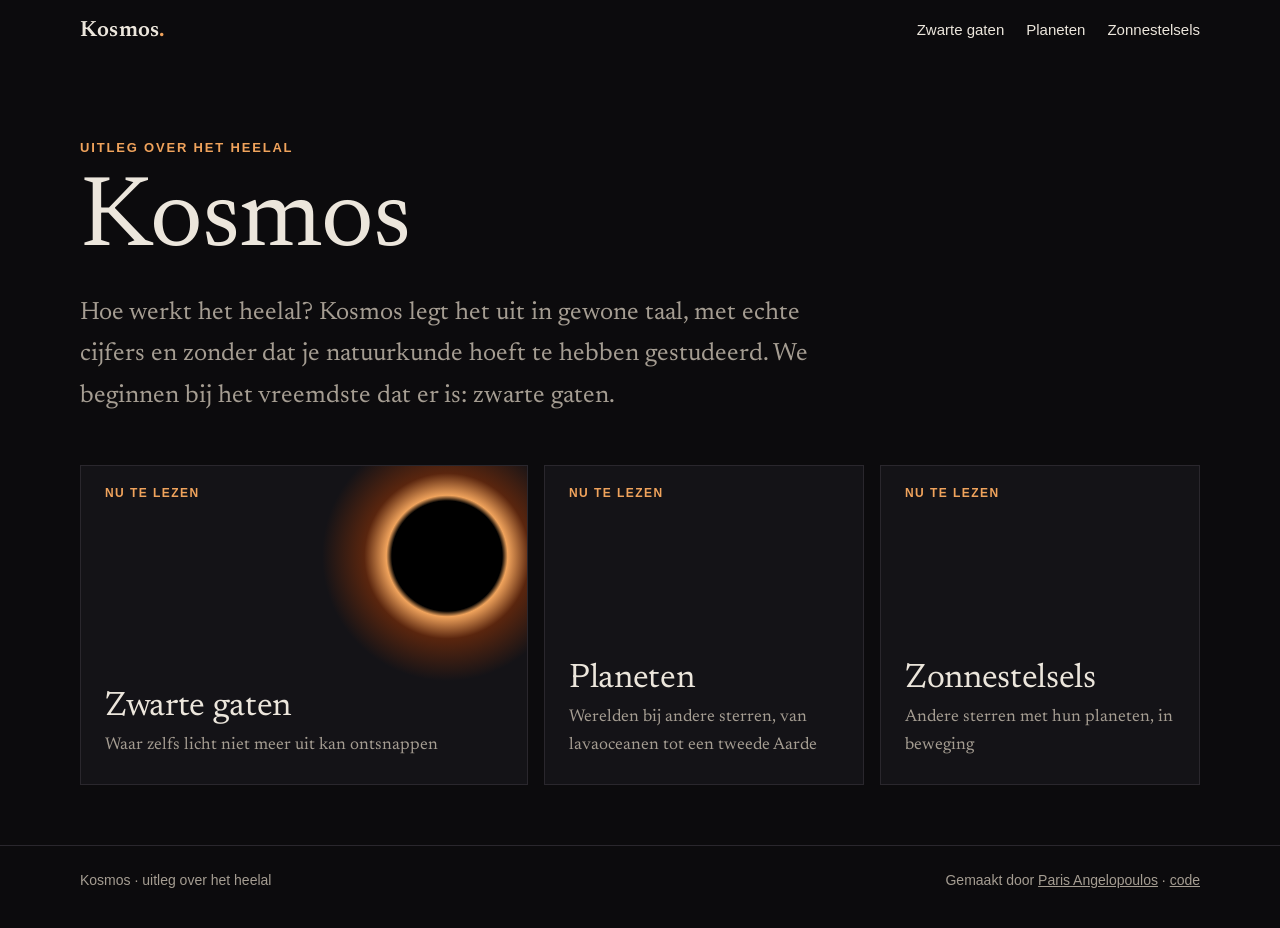
<file: index.html>
<!DOCTYPE html>
<html lang="nl">
<head>
    <meta charset="UTF-8">
    <meta name="viewport" content="width=device-width, initial-scale=1.0">
    <title>Kosmos · uitleg over het heelal</title>
    <meta name="description" content="Kosmos legt het heelal uit in gewone taal. Te beginnen met zwarte gaten.">
    <meta name="theme-color" content="#0c0b0d">
    <link rel="preload" href="fonts/newsreader-latin-400-normal.woff2" as="font" type="font/woff2" crossorigin>
    <link rel="stylesheet" href="css/style.css">
</head>
<body data-root="">
    <header class="kop">
        <div class="wrap">
            <a class="merk" href="./">Kosmos<span>.</span></a>
            <nav id="onderwerpen" aria-label="Onderwerpen"><a href="zwarte-gaten/">Zwarte gaten</a></nav>
        </div>
    </header>

    <main class="wrap thuis">
        <p class="kicker">Uitleg over het heelal</p>
        <h1>Kosmos</h1>
        <p class="lead">Hoe werkt het heelal? Kosmos legt het uit in gewone taal, met echte cijfers en zonder dat je natuurkunde hoeft te hebben gestudeerd. We beginnen bij het vreemdste dat er is: zwarte gaten.</p>
        <div class="kaarten" id="kaarten">
            <a class="kaart zwart" href="zwarte-gaten/"><span class="status">Nu te lezen</span><h2>Zwarte gaten</h2><p>Waar zelfs licht niet meer uit kan ontsnappen</p></a>
        </div>
    </main>

    <footer>
        <div class="wrap">
            <span>Kosmos · uitleg over het heelal</span>
            <span>Gemaakt door <a href="https://parisangelopoulos.com">Paris Angelopoulos</a> · <a href="https://github.com/ParisAngelopoulos/kosmos" target="_blank" rel="noopener">code</a></span>
        </div>
    </footer>

    <script src="js/onderwerpen.js"></script>
    <script>
        // A card per topic; the ones that are not ready yet are shown as "binnenkort"
        document.getElementById('kaarten').innerHTML = ONDERWERPEN.map((o, i) => (o.klaar
            ? `<a class="kaart${i === 0 ? ' zwart' : ''}" href="${o.slug}/"><span class="status">Nu te lezen</span><h2>${o.naam}</h2><p>${o.kort}</p></a>`
            : `<div class="kaart binnenkort"><span class="status">Binnenkort</span><h2>${o.naam}</h2><p>${o.kort}</p></div>`)).join('');
    </script>
</body>
</html>
</file>
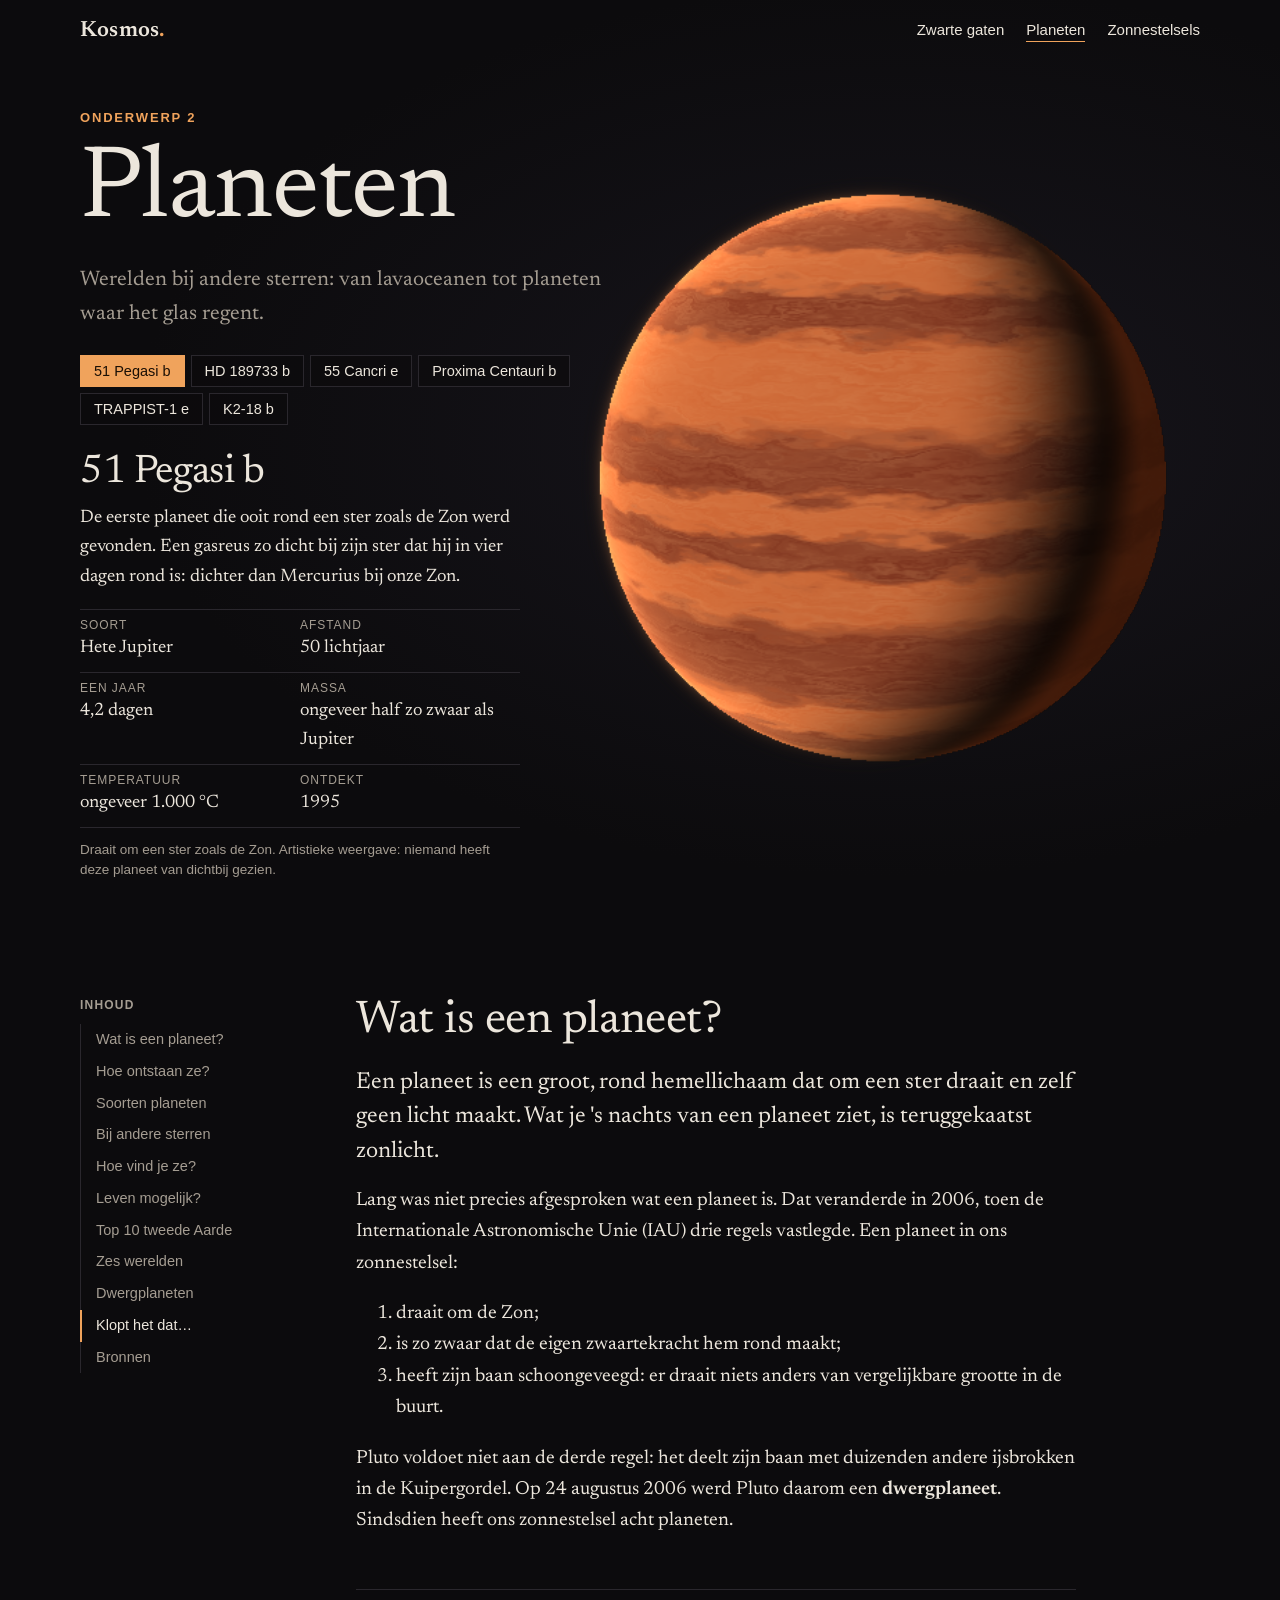
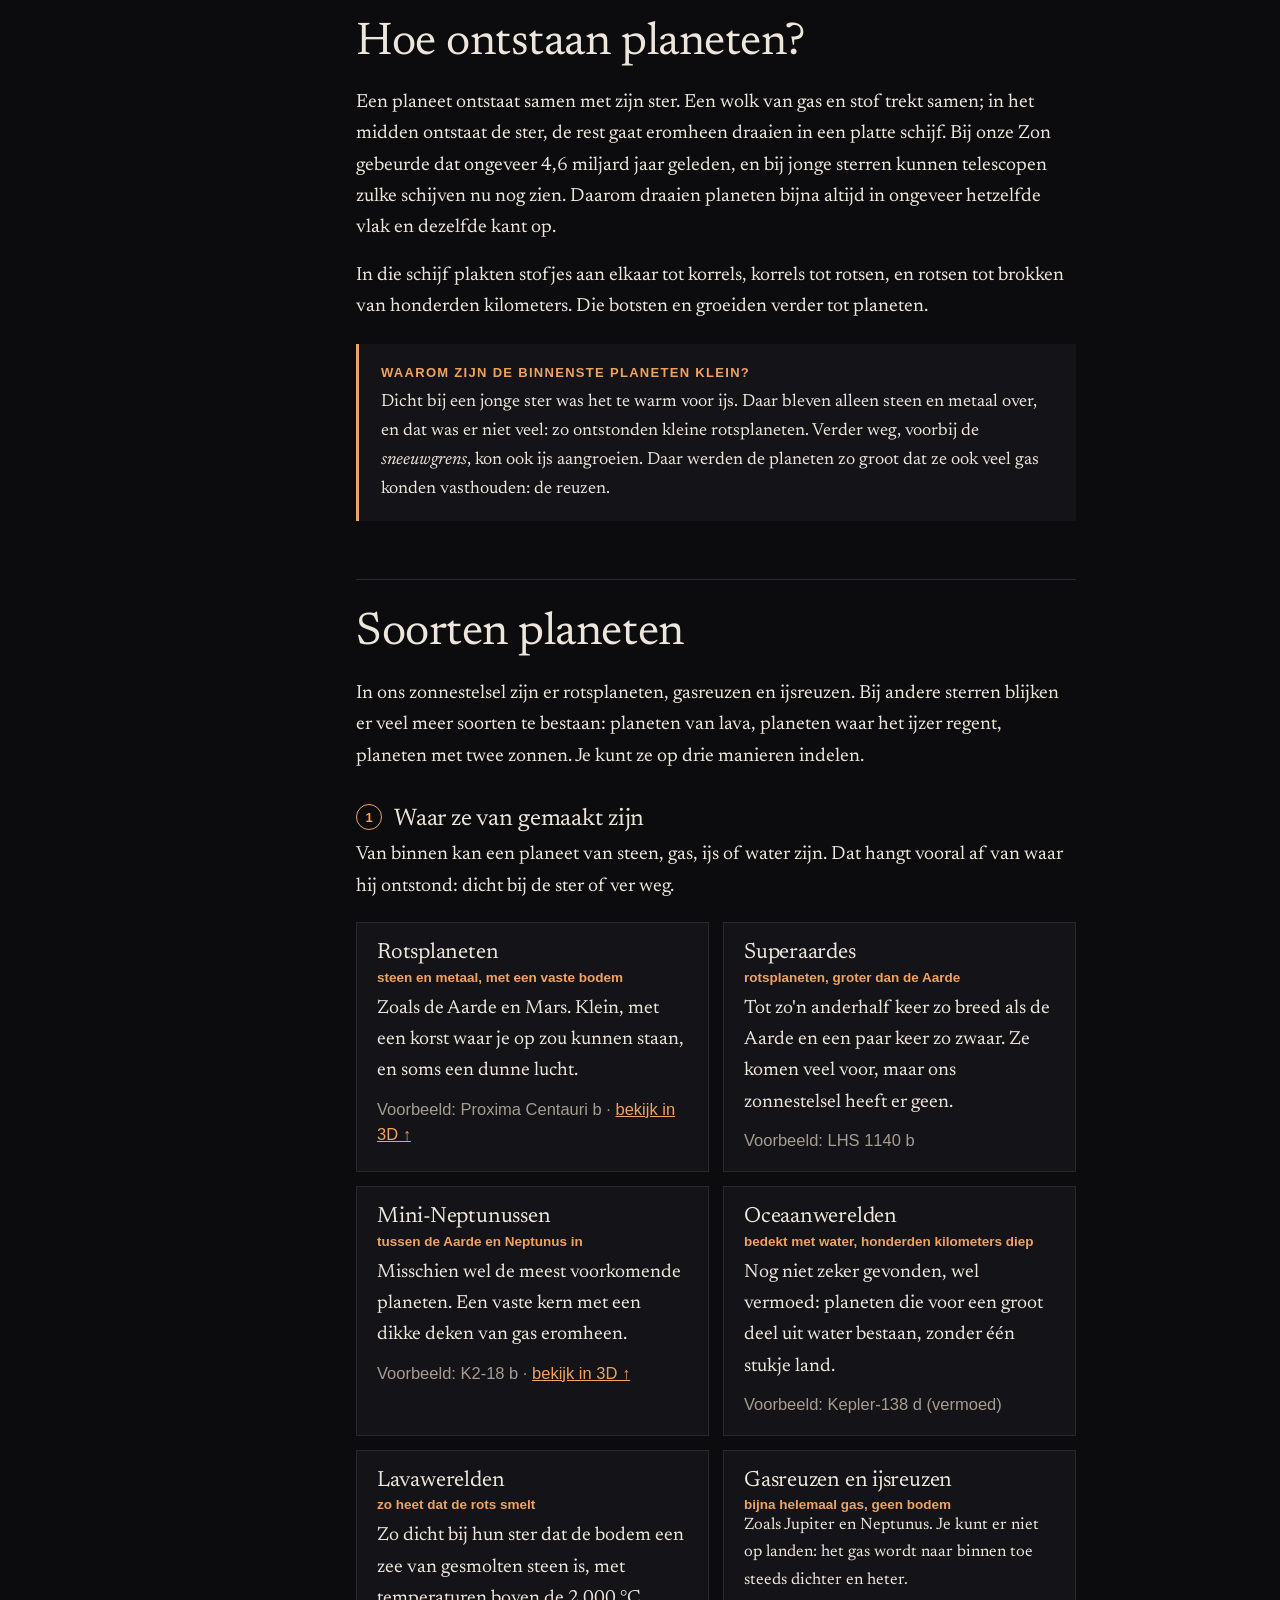
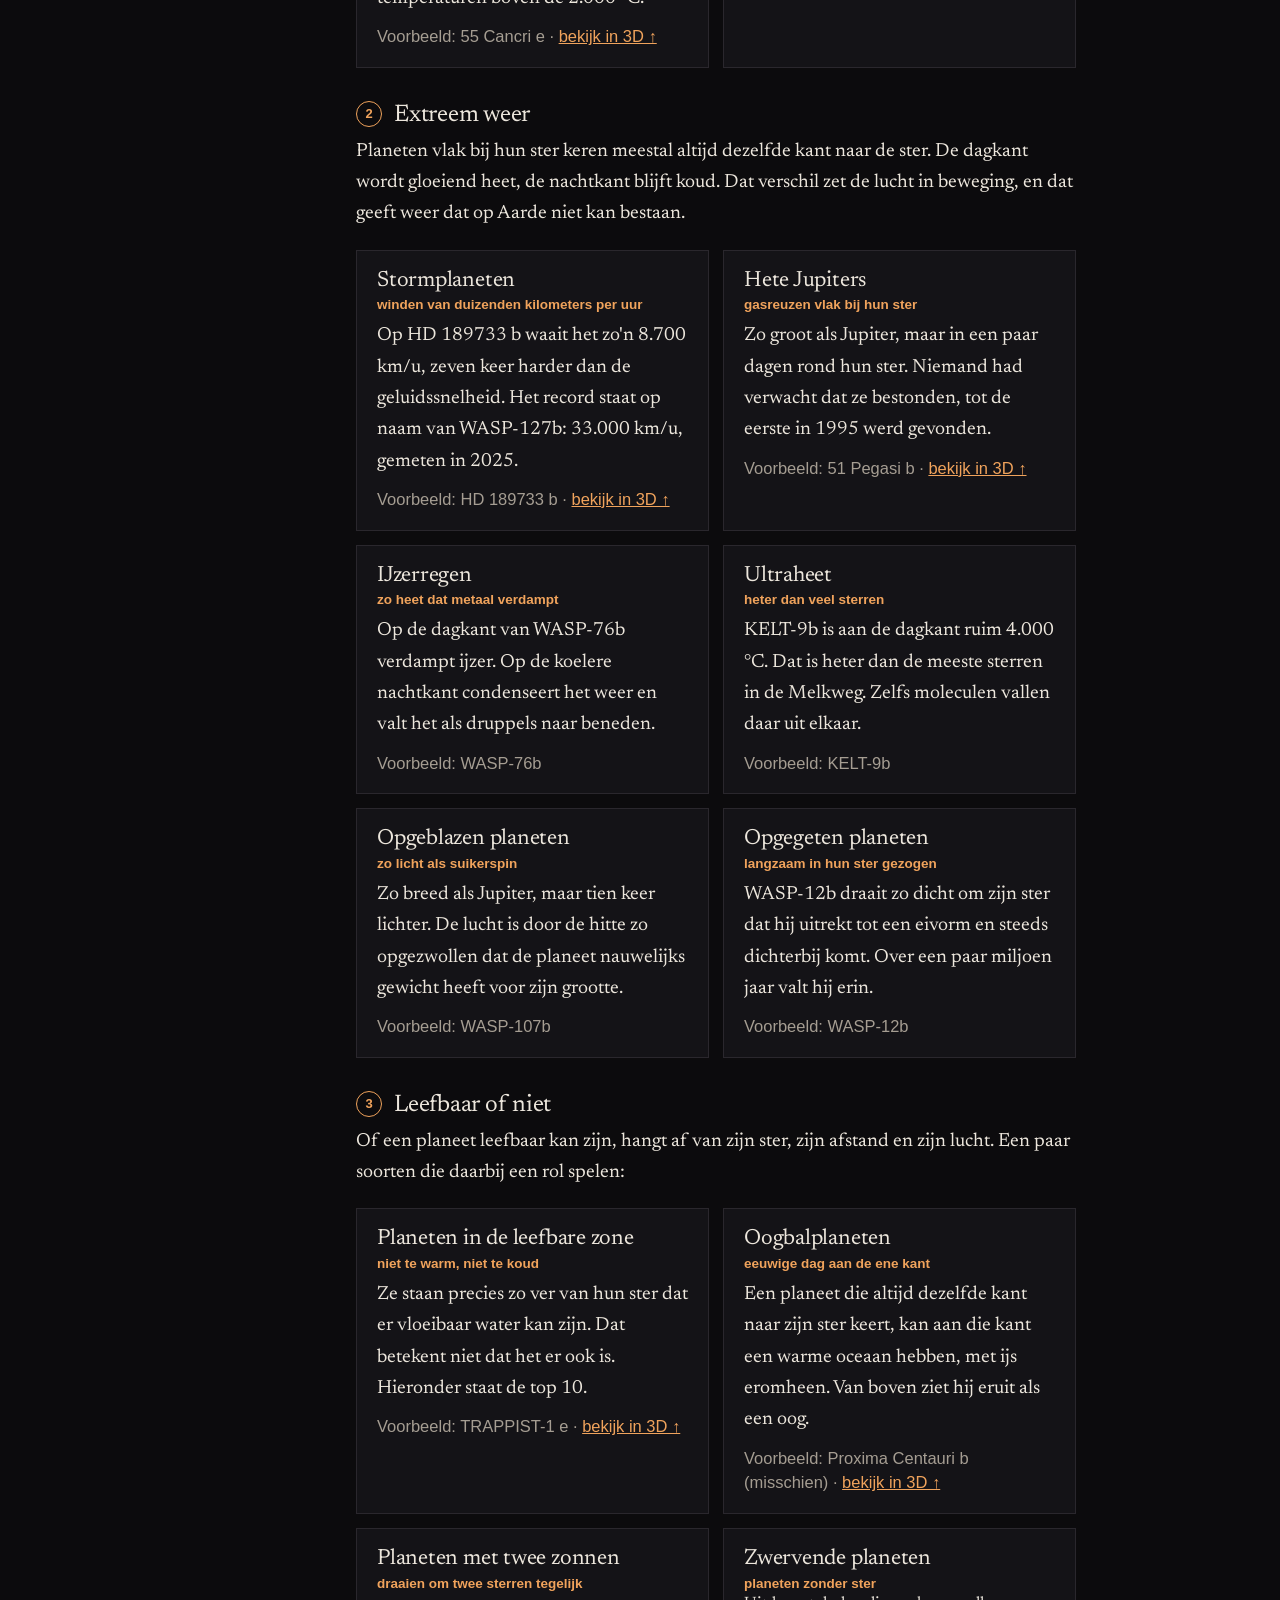
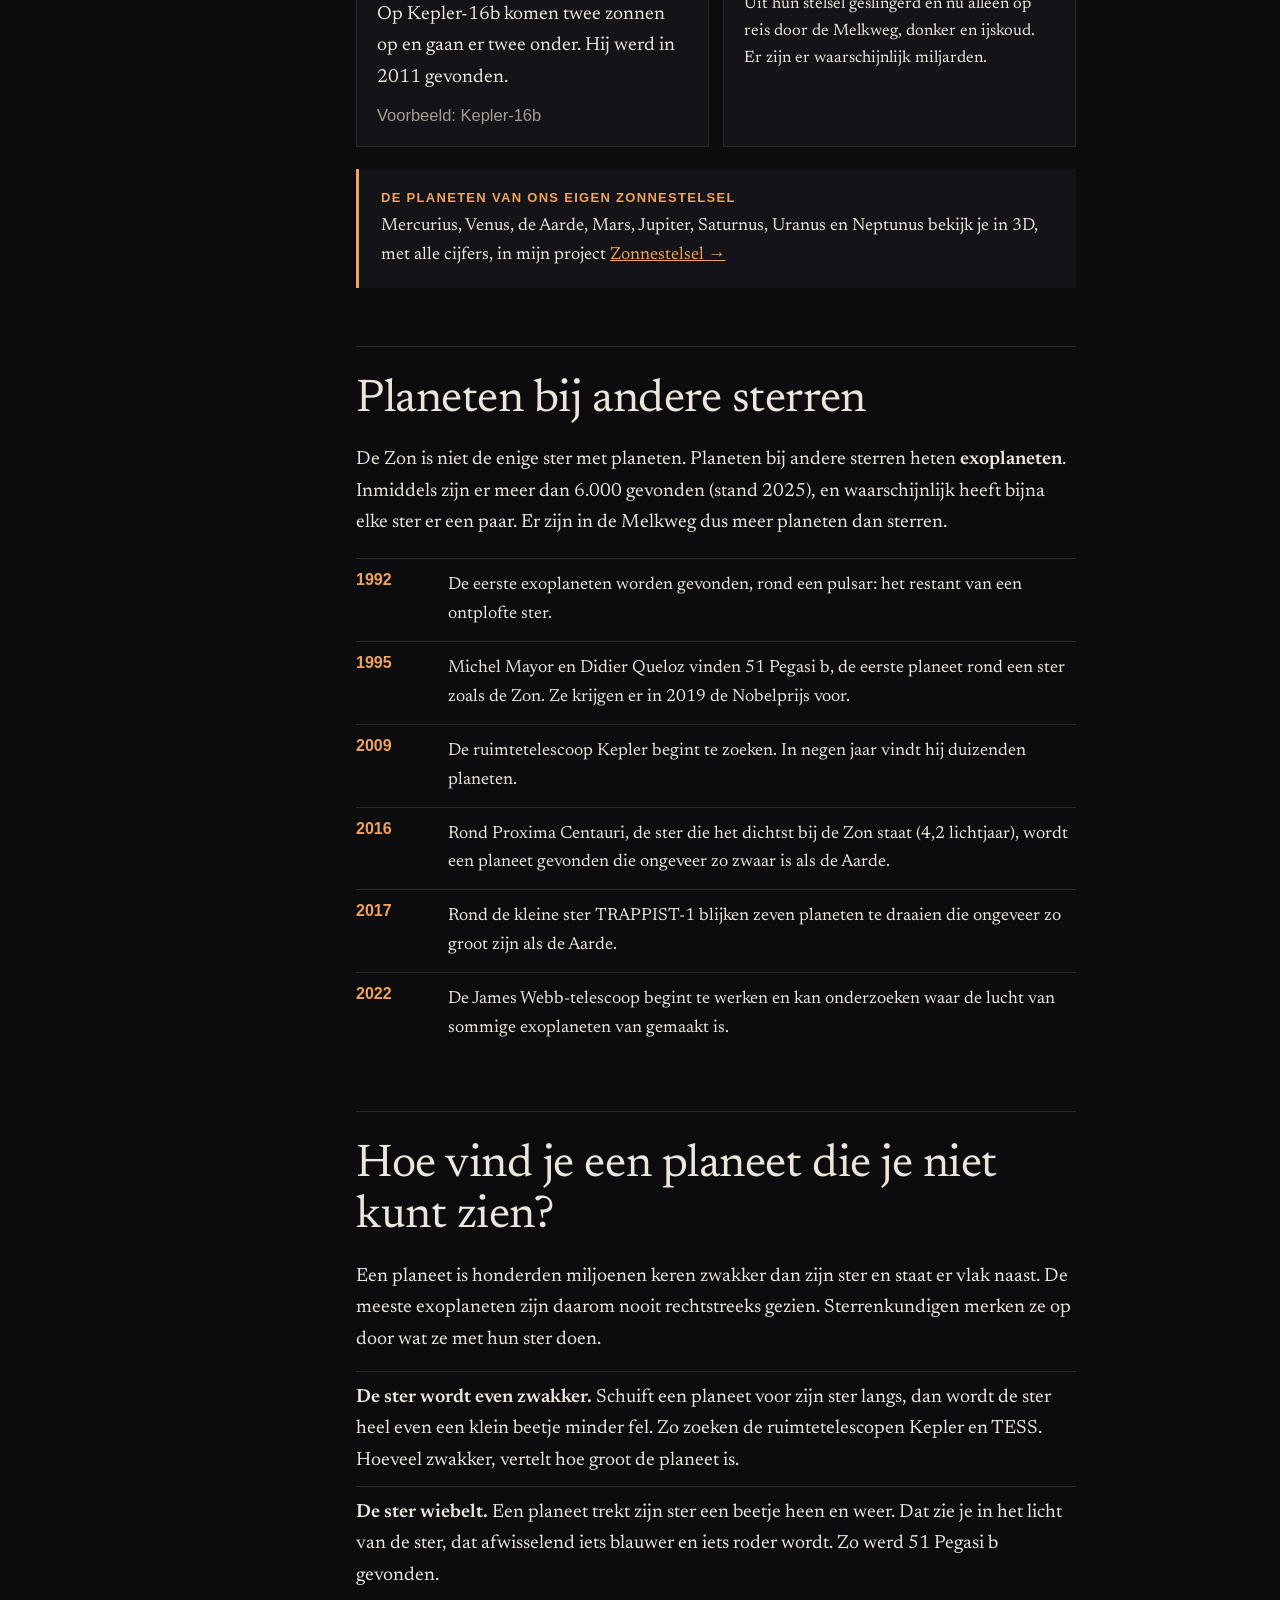
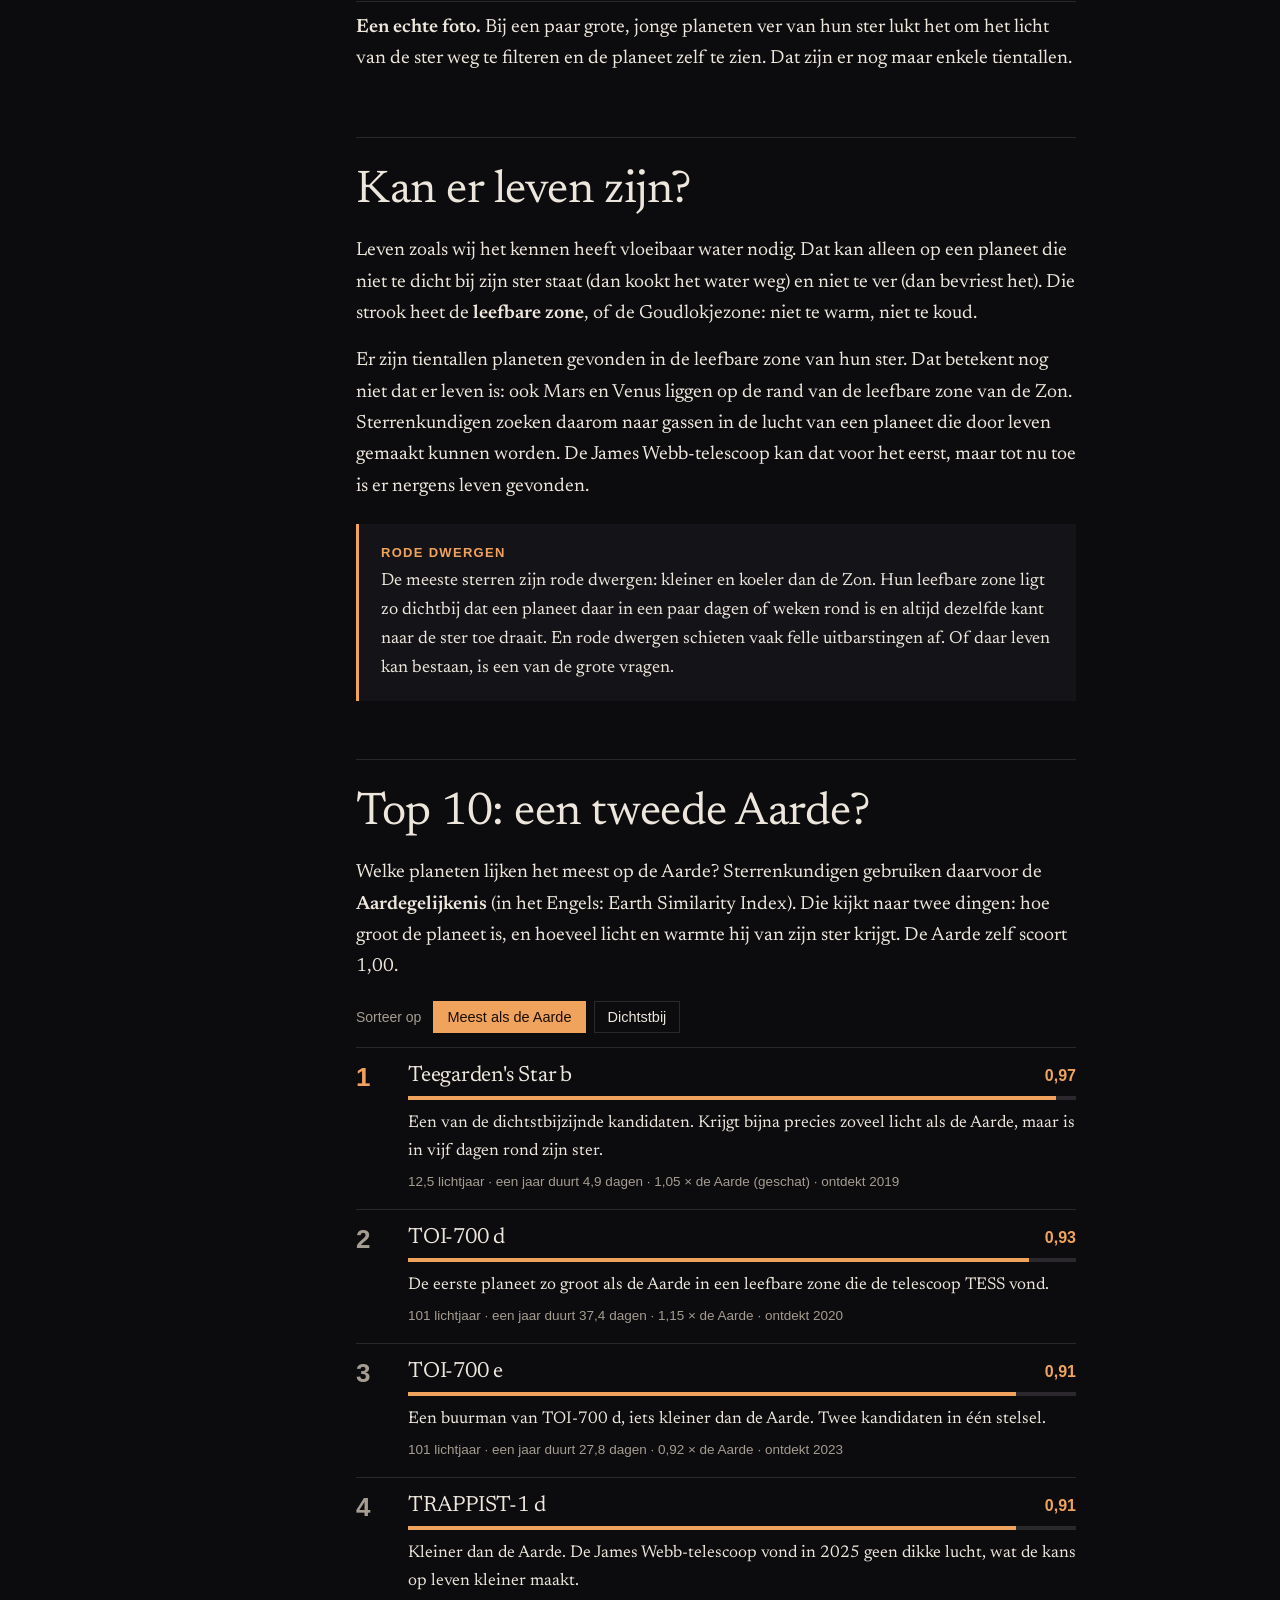
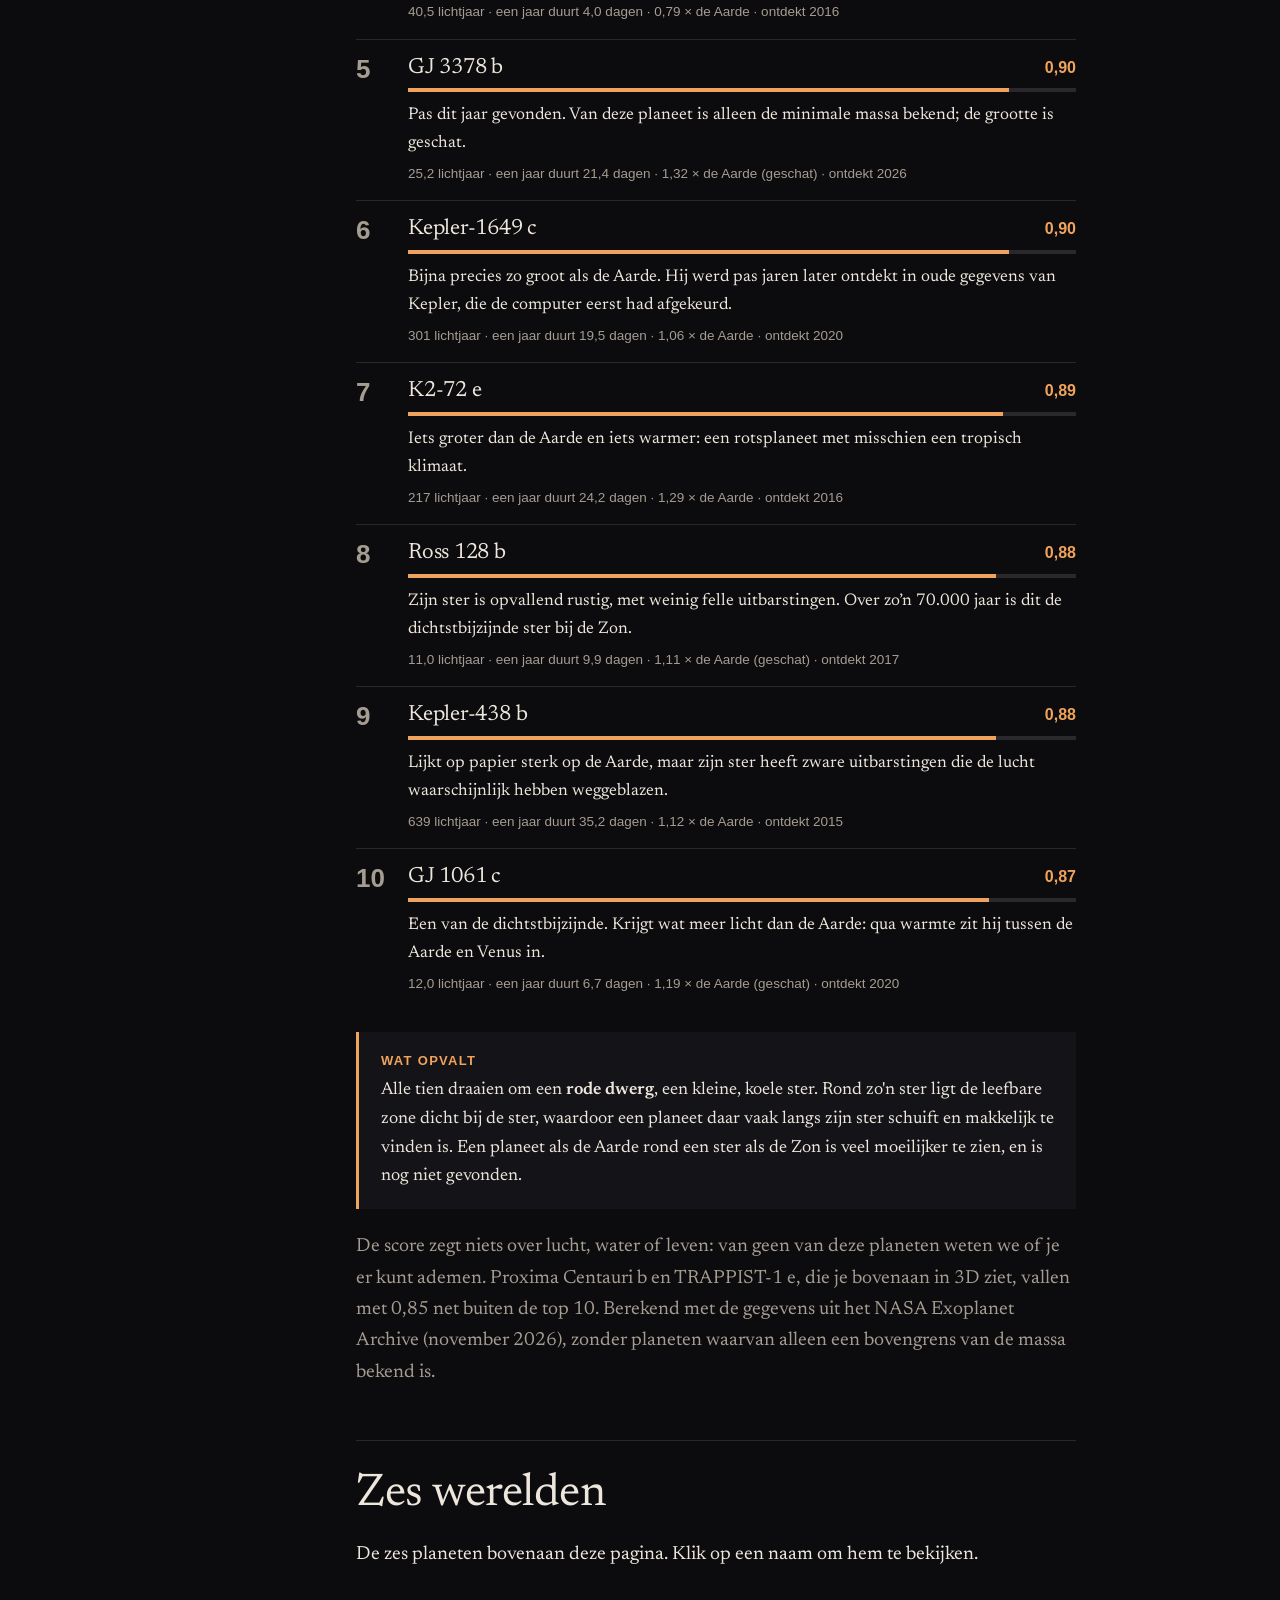
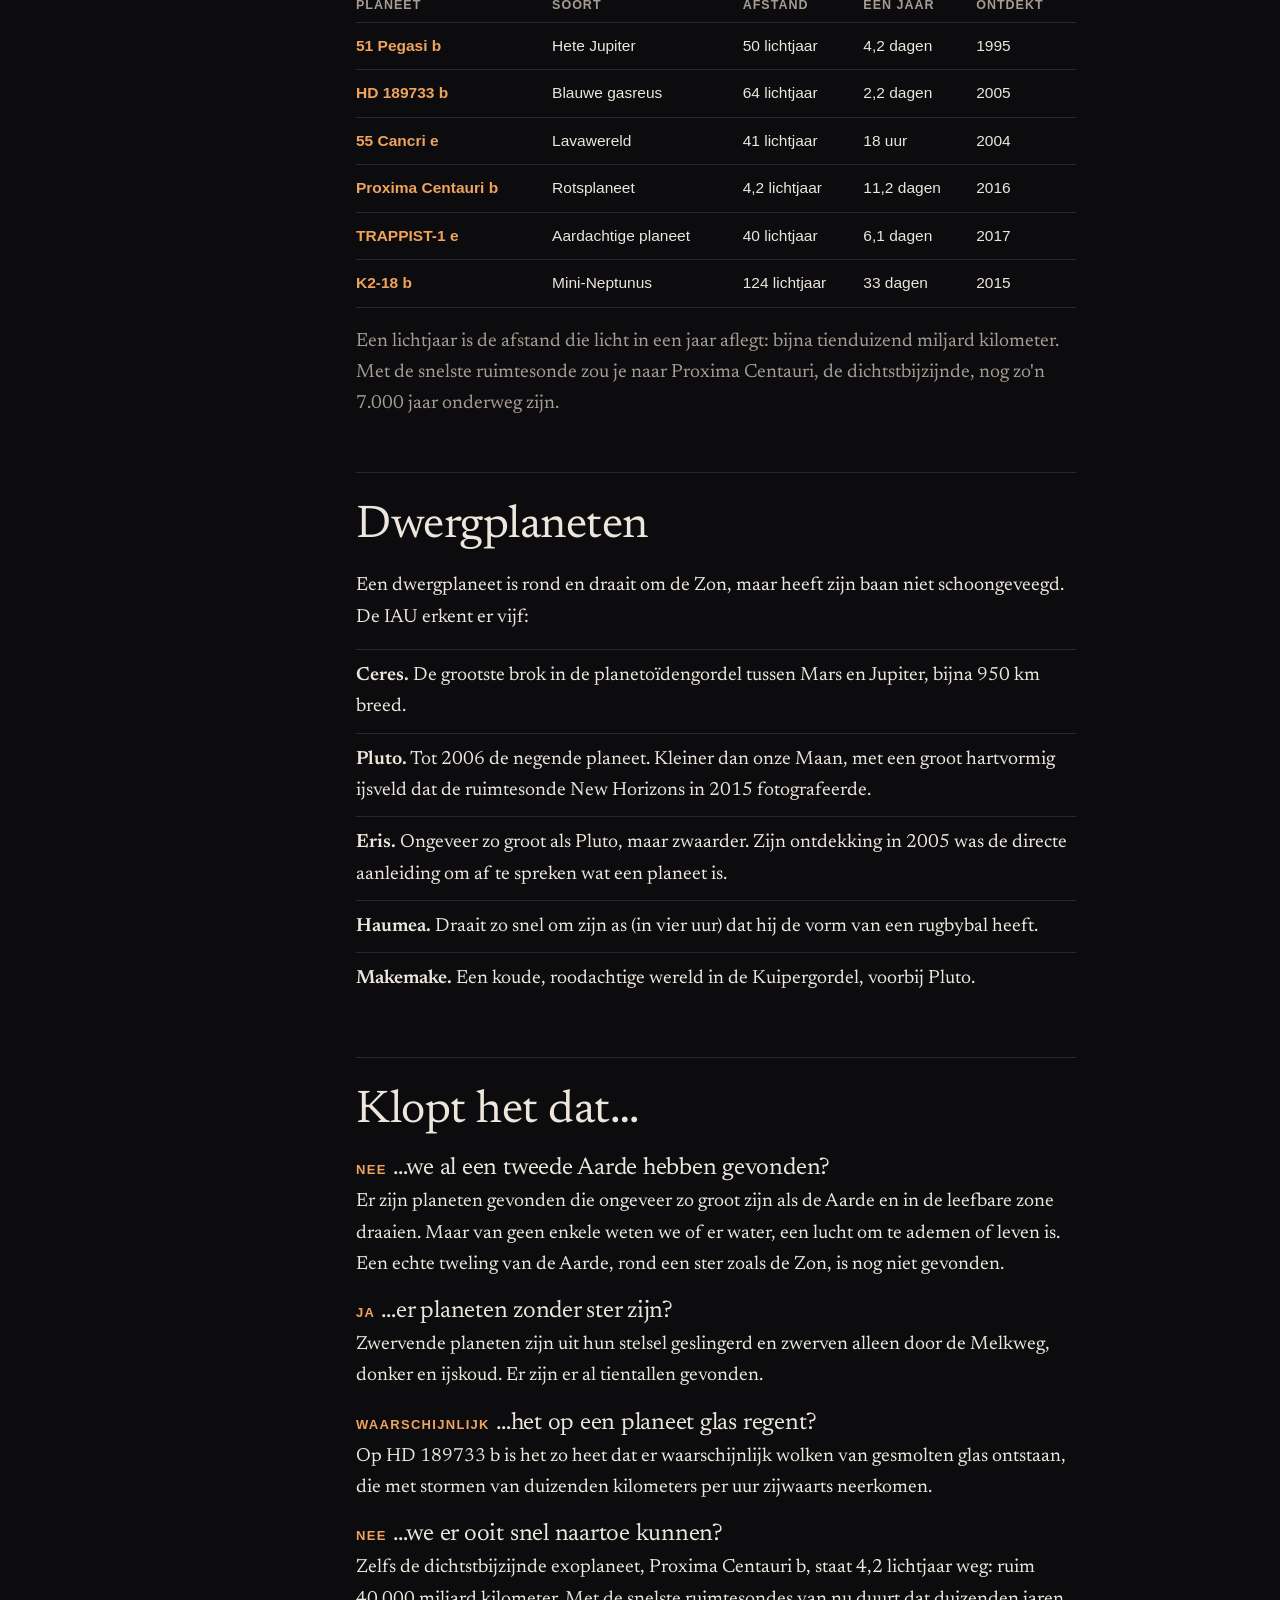
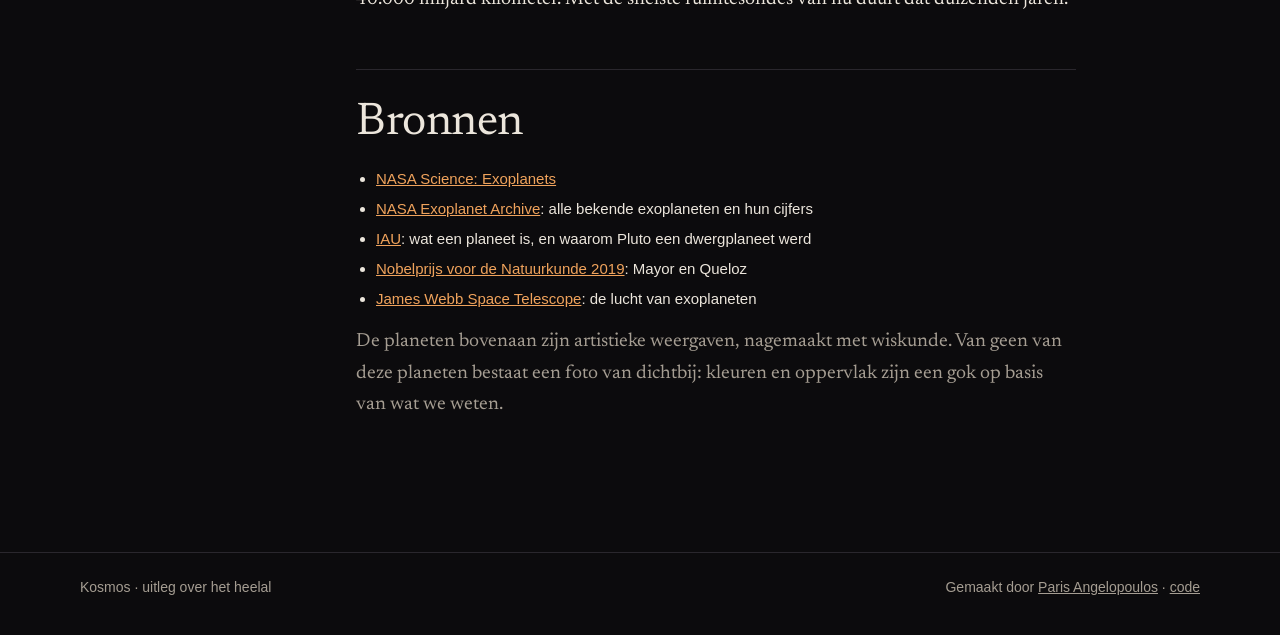
<file: planeten/index.html>
<!DOCTYPE html>
<html lang="nl">
<head>
    <meta charset="UTF-8">
    <meta name="viewport" content="width=device-width, initial-scale=1.0">
    <title>Planeten · Kosmos</title>
    <meta name="description" content="Wat is een planeet, hoe ontstaat hij, en welke vreemde werelden draaien er om andere sterren? Met zes echte exoplaneten in 3D.">
    <meta name="theme-color" content="#0c0b0d">
    <link rel="preload" href="../fonts/newsreader-latin-400-normal.woff2" as="font" type="font/woff2" crossorigin>
    <link rel="stylesheet" href="../css/style.css">
</head>
<body data-root="../" data-onderwerp="planeten">
    <header class="kop">
        <div class="wrap">
            <a class="merk" href="../">Kosmos<span>.</span></a>
            <nav id="onderwerpen" aria-label="Onderwerpen"><a href="../zwarte-gaten/">Zwarte gaten</a> <a href="./" aria-current="page">Planeten</a></nav>
        </div>
    </header>

    <section class="planeet-held" aria-label="Kies een planeet bij een andere ster">
        <div class="planeet-doek"><canvas id="planeet" aria-label="Artistieke weergave van de gekozen planeet, die langzaam draait"></canvas></div>
        <div class="wrap planeet-tekst">
            <p class="kicker">Onderwerp 2</p>
            <h1>Planeten</h1>
            <p class="lead held-lead">Werelden bij andere sterren: van lavaoceanen tot planeten waar het glas regent.</p>
            <div class="kiezer" id="kiezer" role="group" aria-label="Kies een planeet"></div>
            <div class="feiten" id="feiten" aria-live="polite"></div>
        </div>
    </section>

    <div class="wrap pagina">
        <aside class="inhoud" aria-label="Inhoud">
            <p>Inhoud</p>
            <ol>
                <li><a href="#wat">Wat is een planeet?</a></li>
                <li><a href="#ontstaan">Hoe ontstaan ze?</a></li>
                <li><a href="#soorten">Soorten planeten</a></li>
                <li><a href="#exo">Bij andere sterren</a></li>
                <li><a href="#vinden">Hoe vind je ze?</a></li>
                <li><a href="#leefbaar">Leven mogelijk?</a></li>
                <li><a href="#vervangers">Top 10 tweede Aarde</a></li>
                <li><a href="#werelden-kop">Zes werelden</a></li>
                <li><a href="#dwerg">Dwergplaneten</a></li>
                <li><a href="#mythes">Klopt het dat…</a></li>
                <li><a href="#bronnen">Bronnen</a></li>
            </ol>
        </aside>

        <article>
            <section id="wat">
                <h2>Wat is een planeet?</h2>
                <p class="inleiding">Een planeet is een groot, rond hemellichaam dat om een ster draait en zelf geen licht maakt. Wat je 's nachts van een planeet ziet, is teruggekaatst zonlicht.</p>
                <p>Lang was niet precies afgesproken wat een planeet is. Dat veranderde in 2006, toen de Internationale Astronomische Unie (IAU) drie regels vastlegde. Een planeet in ons zonnestelsel:</p>
                <ol>
                    <li>draait om de Zon;</li>
                    <li>is zo zwaar dat de eigen zwaartekracht hem rond maakt;</li>
                    <li>heeft zijn baan schoongeveegd: er draait niets anders van vergelijkbare grootte in de buurt.</li>
                </ol>
                <p>Pluto voldoet niet aan de derde regel: het deelt zijn baan met duizenden andere ijsbrokken in de Kuipergordel. Op 24 augustus 2006 werd Pluto daarom een <b>dwergplaneet</b>. Sindsdien heeft ons zonnestelsel acht planeten.</p>
            </section>

            <section id="ontstaan">
                <h2>Hoe ontstaan planeten?</h2>
                <p>Een planeet ontstaat samen met zijn ster. Een wolk van gas en stof trekt samen; in het midden ontstaat de ster, de rest gaat eromheen draaien in een platte schijf. Bij onze Zon gebeurde dat ongeveer 4,6 miljard jaar geleden, en bij jonge sterren kunnen telescopen zulke schijven nu nog zien. Daarom draaien planeten bijna altijd in ongeveer hetzelfde vlak en dezelfde kant op.</p>
                <p>In die schijf plakten stofjes aan elkaar tot korrels, korrels tot rotsen, en rotsen tot brokken van honderden kilometers. Die botsten en groeiden verder tot planeten.</p>
                <div class="kader"><strong>Waarom zijn de binnenste planeten klein?</strong>Dicht bij een jonge ster was het te warm voor ijs. Daar bleven alleen steen en metaal over, en dat was er niet veel: zo ontstonden kleine rotsplaneten. Verder weg, voorbij de <i>sneeuwgrens</i>, kon ook ijs aangroeien. Daar werden de planeten zo groot dat ze ook veel gas konden vasthouden: de reuzen.</div>
            </section>

            <section id="soorten">
                <h2>Soorten planeten</h2>
                <p>In ons zonnestelsel zijn er rotsplaneten, gasreuzen en ijsreuzen. Bij andere sterren blijken er veel meer soorten te bestaan: planeten van lava, planeten waar het ijzer regent, planeten met twee zonnen. Je kunt ze op drie manieren indelen.</p>
                <h3 class="groep-kop"><span>1</span>Waar ze van gemaakt zijn</h3>
                <p>Van binnen kan een planeet van steen, gas, ijs of water zijn. Dat hangt vooral af van waar hij ontstond: dicht bij de ster of ver weg.</p>
                <div class="soorten">
                    <div class="soort"><h3>Rotsplaneten</h3><p class="massa">steen en metaal, met een vaste bodem</p><p>Zoals de Aarde en Mars. Klein, met een korst waar je op zou kunnen staan, en soms een dunne lucht.</p><p class="voorbeeld">Voorbeeld: Proxima Centauri b · <a href="#proxima">bekijk in 3D ↑</a></p></div>
                    <div class="soort"><h3>Superaardes</h3><p class="massa">rotsplaneten, groter dan de Aarde</p><p>Tot zo'n anderhalf keer zo breed als de Aarde en een paar keer zo zwaar. Ze komen veel voor, maar ons zonnestelsel heeft er geen.</p><p class="voorbeeld">Voorbeeld: LHS 1140 b</p></div>
                    <div class="soort"><h3>Mini-Neptunussen</h3><p class="massa">tussen de Aarde en Neptunus in</p><p>Misschien wel de meest voorkomende planeten. Een vaste kern met een dikke deken van gas eromheen.</p><p class="voorbeeld">Voorbeeld: K2-18 b · <a href="#k218">bekijk in 3D ↑</a></p></div>
                    <div class="soort"><h3>Oceaanwerelden</h3><p class="massa">bedekt met water, honderden kilometers diep</p><p>Nog niet zeker gevonden, wel vermoed: planeten die voor een groot deel uit water bestaan, zonder één stukje land.</p><p class="voorbeeld">Voorbeeld: Kepler-138 d (vermoed)</p></div>
                    <div class="soort"><h3>Lavawerelden</h3><p class="massa">zo heet dat de rots smelt</p><p>Zo dicht bij hun ster dat de bodem een zee van gesmolten steen is, met temperaturen boven de 2.000 °C.</p><p class="voorbeeld">Voorbeeld: 55 Cancri e · <a href="#cancri">bekijk in 3D ↑</a></p></div>
                    <div class="soort"><h3>Gasreuzen en ijsreuzen</h3><p class="massa">bijna helemaal gas, geen bodem</p><p>Zoals Jupiter en Neptunus. Je kunt er niet op landen: het gas wordt naar binnen toe steeds dichter en heter.</p></div>
                </div>
                <h3 class="groep-kop"><span>2</span>Extreem weer</h3>
                <p>Planeten vlak bij hun ster keren meestal altijd dezelfde kant naar de ster. De dagkant wordt gloeiend heet, de nachtkant blijft koud. Dat verschil zet de lucht in beweging, en dat geeft weer dat op Aarde niet kan bestaan.</p>
                <div class="soorten">
                    <div class="soort"><h3>Stormplaneten</h3><p class="massa">winden van duizenden kilometers per uur</p><p>Op HD 189733 b waait het zo'n 8.700 km/u, zeven keer harder dan de geluidssnelheid. Het record staat op naam van WASP-127b: 33.000 km/u, gemeten in 2025.</p><p class="voorbeeld">Voorbeeld: HD 189733 b · <a href="#hd189733">bekijk in 3D ↑</a></p></div>
                    <div class="soort"><h3>Hete Jupiters</h3><p class="massa">gasreuzen vlak bij hun ster</p><p>Zo groot als Jupiter, maar in een paar dagen rond hun ster. Niemand had verwacht dat ze bestonden, tot de eerste in 1995 werd gevonden.</p><p class="voorbeeld">Voorbeeld: 51 Pegasi b · <a href="#pegasi">bekijk in 3D ↑</a></p></div>
                    <div class="soort"><h3>IJzerregen</h3><p class="massa">zo heet dat metaal verdampt</p><p>Op de dagkant van WASP-76b verdampt ijzer. Op de koelere nachtkant condenseert het weer en valt het als druppels naar beneden.</p><p class="voorbeeld">Voorbeeld: WASP-76b</p></div>
                    <div class="soort"><h3>Ultraheet</h3><p class="massa">heter dan veel sterren</p><p>KELT-9b is aan de dagkant ruim 4.000 °C. Dat is heter dan de meeste sterren in de Melkweg. Zelfs moleculen vallen daar uit elkaar.</p><p class="voorbeeld">Voorbeeld: KELT-9b</p></div>
                    <div class="soort"><h3>Opgeblazen planeten</h3><p class="massa">zo licht als suikerspin</p><p>Zo breed als Jupiter, maar tien keer lichter. De lucht is door de hitte zo opgezwollen dat de planeet nauwelijks gewicht heeft voor zijn grootte.</p><p class="voorbeeld">Voorbeeld: WASP-107b</p></div>
                    <div class="soort"><h3>Opgegeten planeten</h3><p class="massa">langzaam in hun ster gezogen</p><p>WASP-12b draait zo dicht om zijn ster dat hij uitrekt tot een eivorm en steeds dichterbij komt. Over een paar miljoen jaar valt hij erin.</p><p class="voorbeeld">Voorbeeld: WASP-12b</p></div>
                </div>
                <h3 class="groep-kop"><span>3</span>Leefbaar of niet</h3>
                <p>Of een planeet leefbaar kan zijn, hangt af van zijn ster, zijn afstand en zijn lucht. Een paar soorten die daarbij een rol spelen:</p>
                <div class="soorten">
                    <div class="soort"><h3>Planeten in de leefbare zone</h3><p class="massa">niet te warm, niet te koud</p><p>Ze staan precies zo ver van hun ster dat er vloeibaar water kan zijn. Dat betekent niet dat het er ook is. Hieronder staat de top 10.</p><p class="voorbeeld">Voorbeeld: TRAPPIST-1 e · <a href="#trappist">bekijk in 3D ↑</a></p></div>
                    <div class="soort"><h3>Oogbalplaneten</h3><p class="massa">eeuwige dag aan de ene kant</p><p>Een planeet die altijd dezelfde kant naar zijn ster keert, kan aan die kant een warme oceaan hebben, met ijs eromheen. Van boven ziet hij eruit als een oog.</p><p class="voorbeeld">Voorbeeld: Proxima Centauri b (misschien) · <a href="#proxima">bekijk in 3D ↑</a></p></div>
                    <div class="soort"><h3>Planeten met twee zonnen</h3><p class="massa">draaien om twee sterren tegelijk</p><p>Op Kepler-16b komen twee zonnen op en gaan er twee onder. Hij werd in 2011 gevonden.</p><p class="voorbeeld">Voorbeeld: Kepler-16b</p></div>
                    <div class="soort"><h3>Zwervende planeten</h3><p class="massa">planeten zonder ster</p><p>Uit hun stelsel geslingerd en nu alleen op reis door de Melkweg, donker en ijskoud. Er zijn er waarschijnlijk miljarden.</p></div>
                </div>
                <div class="kader"><strong>De planeten van ons eigen zonnestelsel</strong>Mercurius, Venus, de Aarde, Mars, Jupiter, Saturnus, Uranus en Neptunus bekijk je in 3D, met alle cijfers, in mijn project <a href="https://parisangelopoulos.com/zonnestelsel/">Zonnestelsel →</a></div>
            </section>

            <section id="exo">
                <h2>Planeten bij andere sterren</h2>
                <p>De Zon is niet de enige ster met planeten. Planeten bij andere sterren heten <b>exoplaneten</b>. Inmiddels zijn er meer dan 6.000 gevonden (stand 2025), en waarschijnlijk heeft bijna elke ster er een paar. Er zijn in de Melkweg dus meer planeten dan sterren.</p>
                <ol class="tijdlijn">
                    <li><span class="jaar">1992</span><p>De eerste exoplaneten worden gevonden, rond een pulsar: het restant van een ontplofte ster.</p></li>
                    <li><span class="jaar">1995</span><p>Michel Mayor en Didier Queloz vinden 51 Pegasi b, de eerste planeet rond een ster zoals de Zon. Ze krijgen er in 2019 de Nobelprijs voor.</p></li>
                    <li><span class="jaar">2009</span><p>De ruimtetelescoop Kepler begint te zoeken. In negen jaar vindt hij duizenden planeten.</p></li>
                    <li><span class="jaar">2016</span><p>Rond Proxima Centauri, de ster die het dichtst bij de Zon staat (4,2 lichtjaar), wordt een planeet gevonden die ongeveer zo zwaar is als de Aarde.</p></li>
                    <li><span class="jaar">2017</span><p>Rond de kleine ster TRAPPIST-1 blijken zeven planeten te draaien die ongeveer zo groot zijn als de Aarde.</p></li>
                    <li><span class="jaar">2022</span><p>De James Webb-telescoop begint te werken en kan onderzoeken waar de lucht van sommige exoplaneten van gemaakt is.</p></li>
                </ol>
            </section>

            <section id="vinden">
                <h2>Hoe vind je een planeet die je niet kunt zien?</h2>
                <p>Een planeet is honderden miljoenen keren zwakker dan zijn ster en staat er vlak naast. De meeste exoplaneten zijn daarom nooit rechtstreeks gezien. Sterrenkundigen merken ze op door wat ze met hun ster doen.</p>
                <ul class="uitleg-lijst">
                    <li><b>De ster wordt even zwakker.</b> Schuift een planeet voor zijn ster langs, dan wordt de ster heel even een klein beetje minder fel. Zo zoeken de ruimtetelescopen Kepler en TESS. Hoeveel zwakker, vertelt hoe groot de planeet is.</li>
                    <li><b>De ster wiebelt.</b> Een planeet trekt zijn ster een beetje heen en weer. Dat zie je in het licht van de ster, dat afwisselend iets blauwer en iets roder wordt. Zo werd 51 Pegasi b gevonden.</li>
                    <li><b>Een echte foto.</b> Bij een paar grote, jonge planeten ver van hun ster lukt het om het licht van de ster weg te filteren en de planeet zelf te zien. Dat zijn er nog maar enkele tientallen.</li>
                </ul>
            </section>

            <section id="leefbaar">
                <h2>Kan er leven zijn?</h2>
                <p>Leven zoals wij het kennen heeft vloeibaar water nodig. Dat kan alleen op een planeet die niet te dicht bij zijn ster staat (dan kookt het water weg) en niet te ver (dan bevriest het). Die strook heet de <b>leefbare zone</b>, of de Goudlokjezone: niet te warm, niet te koud.</p>
                <p>Er zijn tientallen planeten gevonden in de leefbare zone van hun ster. Dat betekent nog niet dat er leven is: ook Mars en Venus liggen op de rand van de leefbare zone van de Zon. Sterrenkundigen zoeken daarom naar gassen in de lucht van een planeet die door leven gemaakt kunnen worden. De James Webb-telescoop kan dat voor het eerst, maar tot nu toe is er nergens leven gevonden.</p>
                <div class="kader"><strong>Rode dwergen</strong>De meeste sterren zijn rode dwergen: kleiner en koeler dan de Zon. Hun leefbare zone ligt zo dichtbij dat een planeet daar in een paar dagen of weken rond is en altijd dezelfde kant naar de ster toe draait. En rode dwergen schieten vaak felle uitbarstingen af. Of daar leven kan bestaan, is een van de grote vragen.</div>
            </section>

            <section id="vervangers">
                <h2>Top 10: een tweede Aarde?</h2>
                <p>Welke planeten lijken het meest op de Aarde? Sterrenkundigen gebruiken daarvoor de <b>Aardegelijkenis</b> (in het Engels: Earth Similarity Index). Die kijkt naar twee dingen: hoe groot de planeet is, en hoeveel licht en warmte hij van zijn ster krijgt. De Aarde zelf scoort 1,00.</p>
                <div class="sorteer" role="group" aria-label="Sorteer de lijst">
                    <span>Sorteer op</span>
                    <button type="button" data-sort="esi" aria-pressed="true">Meest als de Aarde</button>
                    <button type="button" data-sort="afstand" aria-pressed="false">Dichtstbij</button>
                </div>
                <ol class="top" id="top"></ol>
                <div class="kader"><strong>Wat opvalt</strong>Alle tien draaien om een <b>rode dwerg</b>, een kleine, koele ster. Rond zo'n ster ligt de leefbare zone dicht bij de ster, waardoor een planeet daar vaak langs zijn ster schuift en makkelijk te vinden is. Een planeet als de Aarde rond een ster als de Zon is veel moeilijker te zien, en is nog niet gevonden.</div>
                <p class="muted">De score zegt niets over lucht, water of leven: van geen van deze planeten weten we of je er kunt ademen. Proxima Centauri b en TRAPPIST-1 e, die je bovenaan in 3D ziet, vallen met 0,85 net buiten de top 10. Berekend met de gegevens uit het NASA Exoplanet Archive (november 2026), zonder planeten waarvan alleen een bovengrens van de massa bekend is.</p>
            </section>

            <section id="werelden-kop">
                <h2>Zes werelden</h2>
                <p>De zes planeten bovenaan deze pagina. Klik op een naam om hem te bekijken.</p>
                <table class="tabel" id="werelden"></table>
                <p class="muted">Een lichtjaar is de afstand die licht in een jaar aflegt: bijna tienduizend miljard kilometer. Met de snelste ruimtesonde zou je naar Proxima Centauri, de dichtstbijzijnde, nog zo'n 7.000 jaar onderweg zijn.</p>
            </section>

            <section id="dwerg">
                <h2>Dwergplaneten</h2>
                <p>Een dwergplaneet is rond en draait om de Zon, maar heeft zijn baan niet schoongeveegd. De IAU erkent er vijf:</p>
                <ul class="uitleg-lijst">
                    <li><b>Ceres.</b> De grootste brok in de planetoïdengordel tussen Mars en Jupiter, bijna 950 km breed.</li>
                    <li><b>Pluto.</b> Tot 2006 de negende planeet. Kleiner dan onze Maan, met een groot hartvormig ijsveld dat de ruimtesonde New Horizons in 2015 fotografeerde.</li>
                    <li><b>Eris.</b> Ongeveer zo groot als Pluto, maar zwaarder. Zijn ontdekking in 2005 was de directe aanleiding om af te spreken wat een planeet is.</li>
                    <li><b>Haumea.</b> Draait zo snel om zijn as (in vier uur) dat hij de vorm van een rugbybal heeft.</li>
                    <li><b>Makemake.</b> Een koude, roodachtige wereld in de Kuipergordel, voorbij Pluto.</li>
                </ul>
            </section>

            <section id="mythes">
                <h2>Klopt het dat…</h2>
                <div class="mythe"><h3><span class="antwoord">Nee</span>…we al een tweede Aarde hebben gevonden?</h3><p>Er zijn planeten gevonden die ongeveer zo groot zijn als de Aarde en in de leefbare zone draaien. Maar van geen enkele weten we of er water, een lucht om te ademen of leven is. Een echte tweling van de Aarde, rond een ster zoals de Zon, is nog niet gevonden.</p></div>
                <div class="mythe"><h3><span class="antwoord">Ja</span>…er planeten zonder ster zijn?</h3><p>Zwervende planeten zijn uit hun stelsel geslingerd en zwerven alleen door de Melkweg, donker en ijskoud. Er zijn er al tientallen gevonden.</p></div>
                <div class="mythe"><h3><span class="antwoord">Waarschijnlijk</span>…het op een planeet glas regent?</h3><p>Op HD 189733 b is het zo heet dat er waarschijnlijk wolken van gesmolten glas ontstaan, die met stormen van duizenden kilometers per uur zijwaarts neerkomen.</p></div>
                <div class="mythe"><h3><span class="antwoord">Nee</span>…we er ooit snel naartoe kunnen?</h3><p>Zelfs de dichtstbijzijnde exoplaneet, Proxima Centauri b, staat 4,2 lichtjaar weg: ruim 40.000 miljard kilometer. Met de snelste ruimtesondes van nu duurt dat duizenden jaren.</p></div>
            </section>

            <section id="bronnen">
                <h2>Bronnen</h2>
                <ul class="bronnen">
                    <li><a href="https://science.nasa.gov/exoplanets/" target="_blank" rel="noopener">NASA Science: Exoplanets</a></li>
                    <li><a href="https://exoplanetarchive.ipac.caltech.edu/" target="_blank" rel="noopener">NASA Exoplanet Archive</a>: alle bekende exoplaneten en hun cijfers</li>
                    <li><a href="https://www.iau.org/public/themes/pluto/" target="_blank" rel="noopener">IAU</a>: wat een planeet is, en waarom Pluto een dwergplaneet werd</li>
                    <li><a href="https://www.nobelprize.org/prizes/physics/2019/summary/" target="_blank" rel="noopener">Nobelprijs voor de Natuurkunde 2019</a>: Mayor en Queloz</li>
                    <li><a href="https://webbtelescope.org/" target="_blank" rel="noopener">James Webb Space Telescope</a>: de lucht van exoplaneten</li>
                </ul>
                <p class="muted">De planeten bovenaan zijn artistieke weergaven, nagemaakt met wiskunde. Van geen van deze planeten bestaat een foto van dichtbij: kleuren en oppervlak zijn een gok op basis van wat we weten.</p>
            </section>
        </article>
    </div>

    <footer>
        <div class="wrap">
            <span>Kosmos · uitleg over het heelal</span>
            <span>Gemaakt door <a href="https://parisangelopoulos.com">Paris Angelopoulos</a> · <a href="https://github.com/ParisAngelopoulos/kosmos" target="_blank" rel="noopener">code</a></span>
        </div>
    </footer>

    <script src="../js/onderwerpen.js"></script>
    <script src="../js/planeten-data.js"></script>
    <script src="../js/planeet.js"></script>
    <script src="../js/planeten.js"></script>
    <script src="../js/inhoud.js"></script>
</body>
</html>
</file>
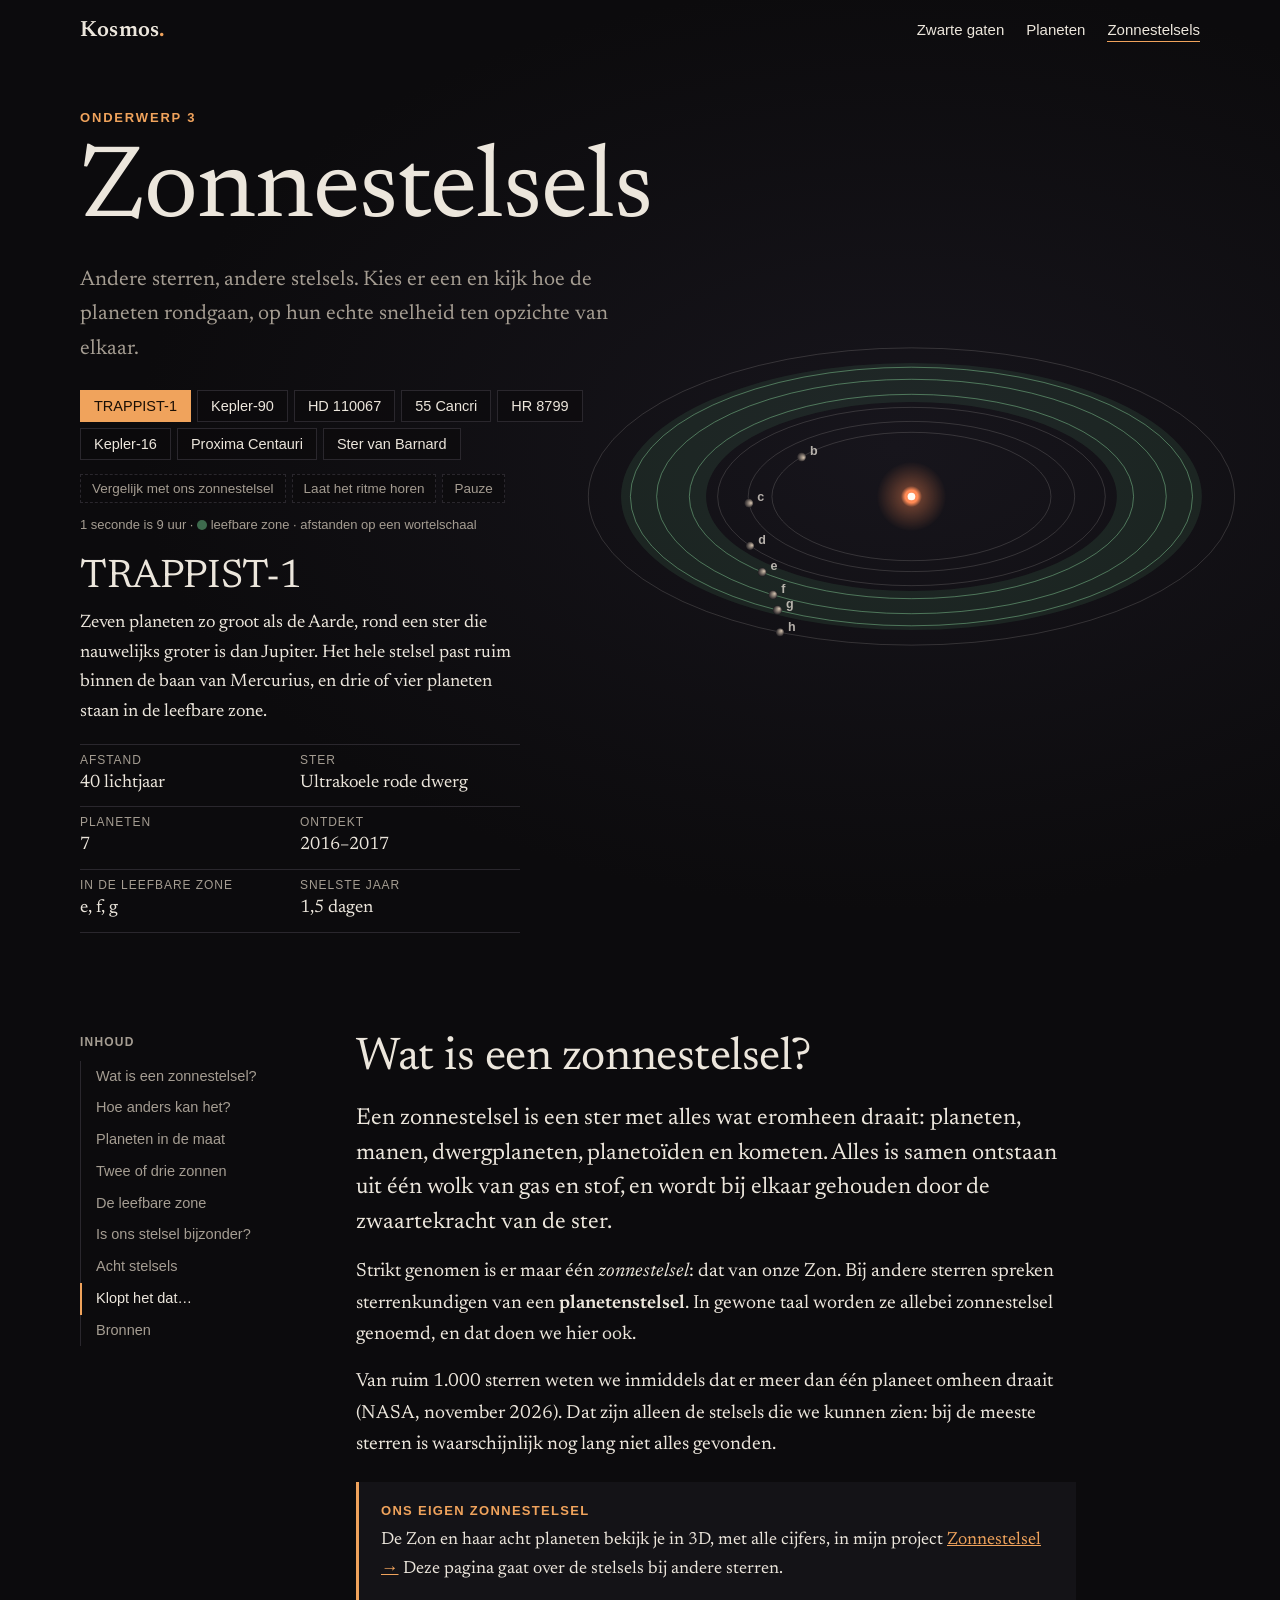
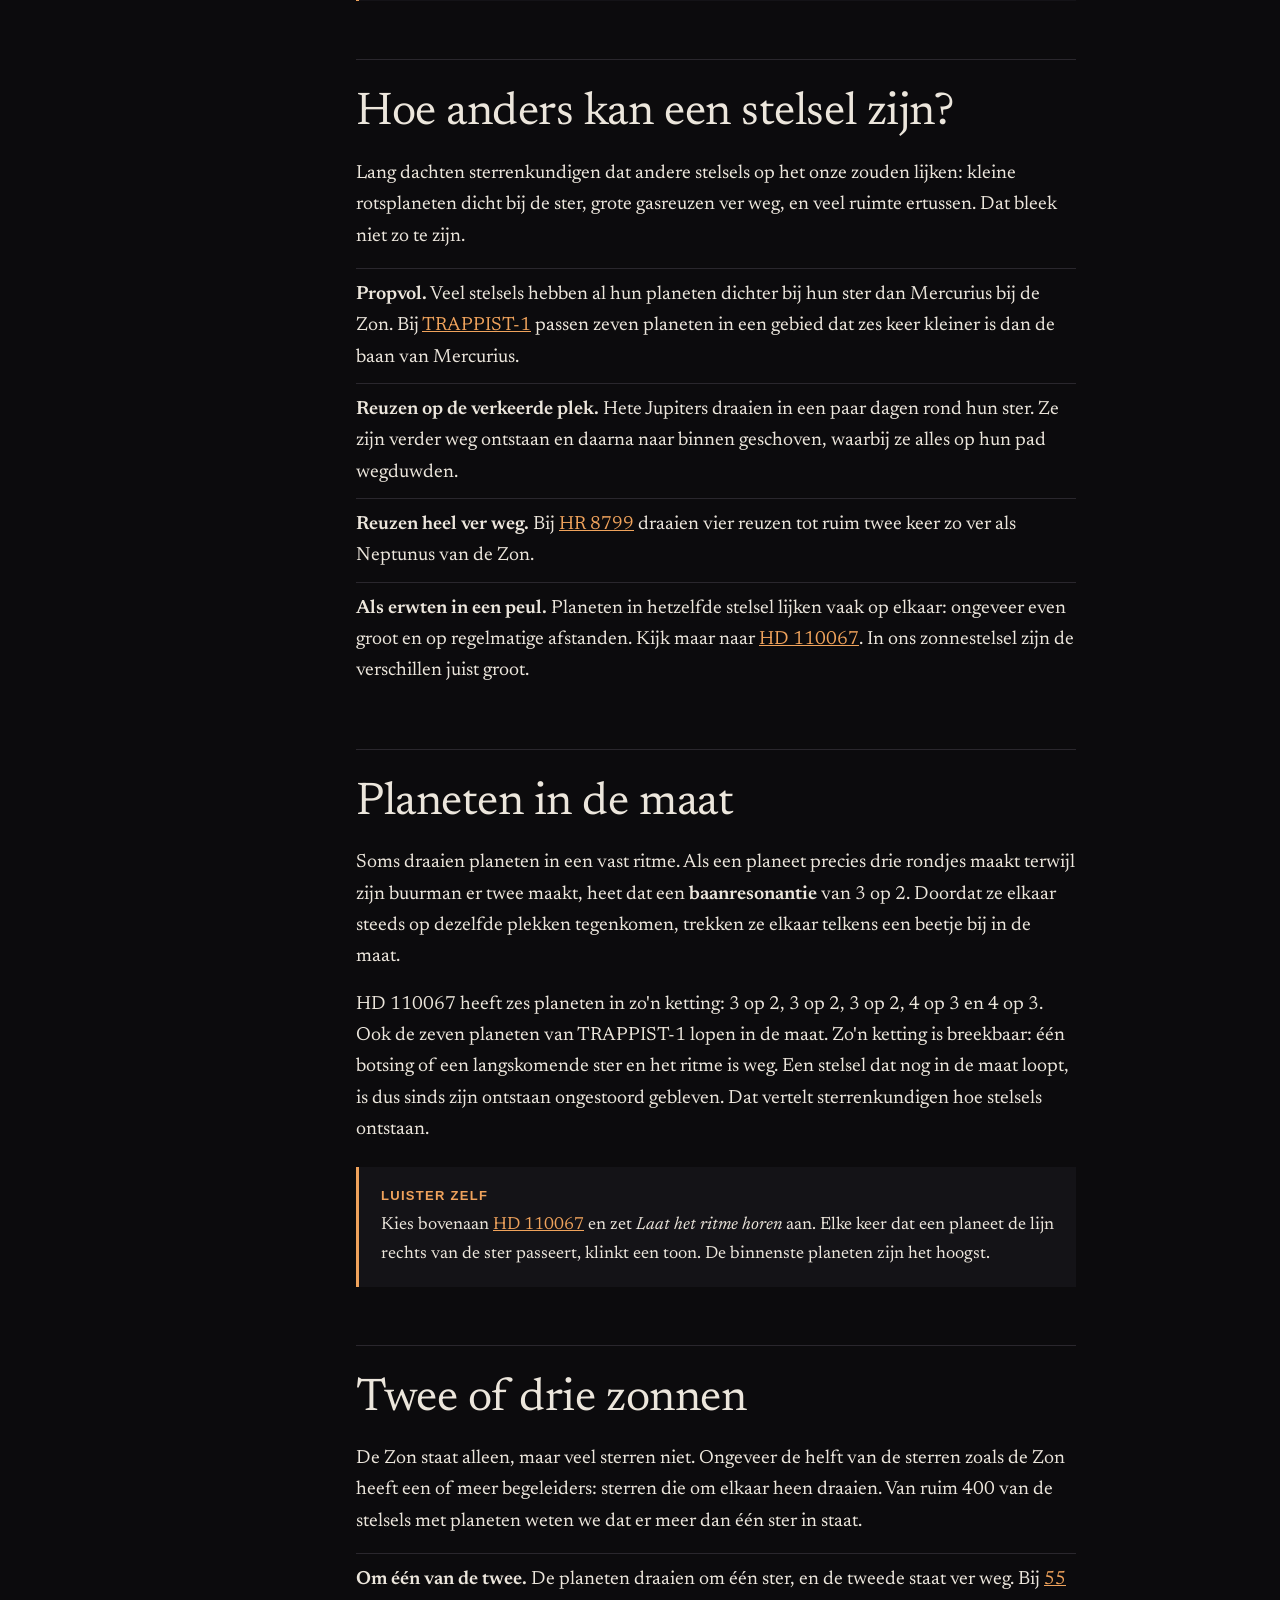
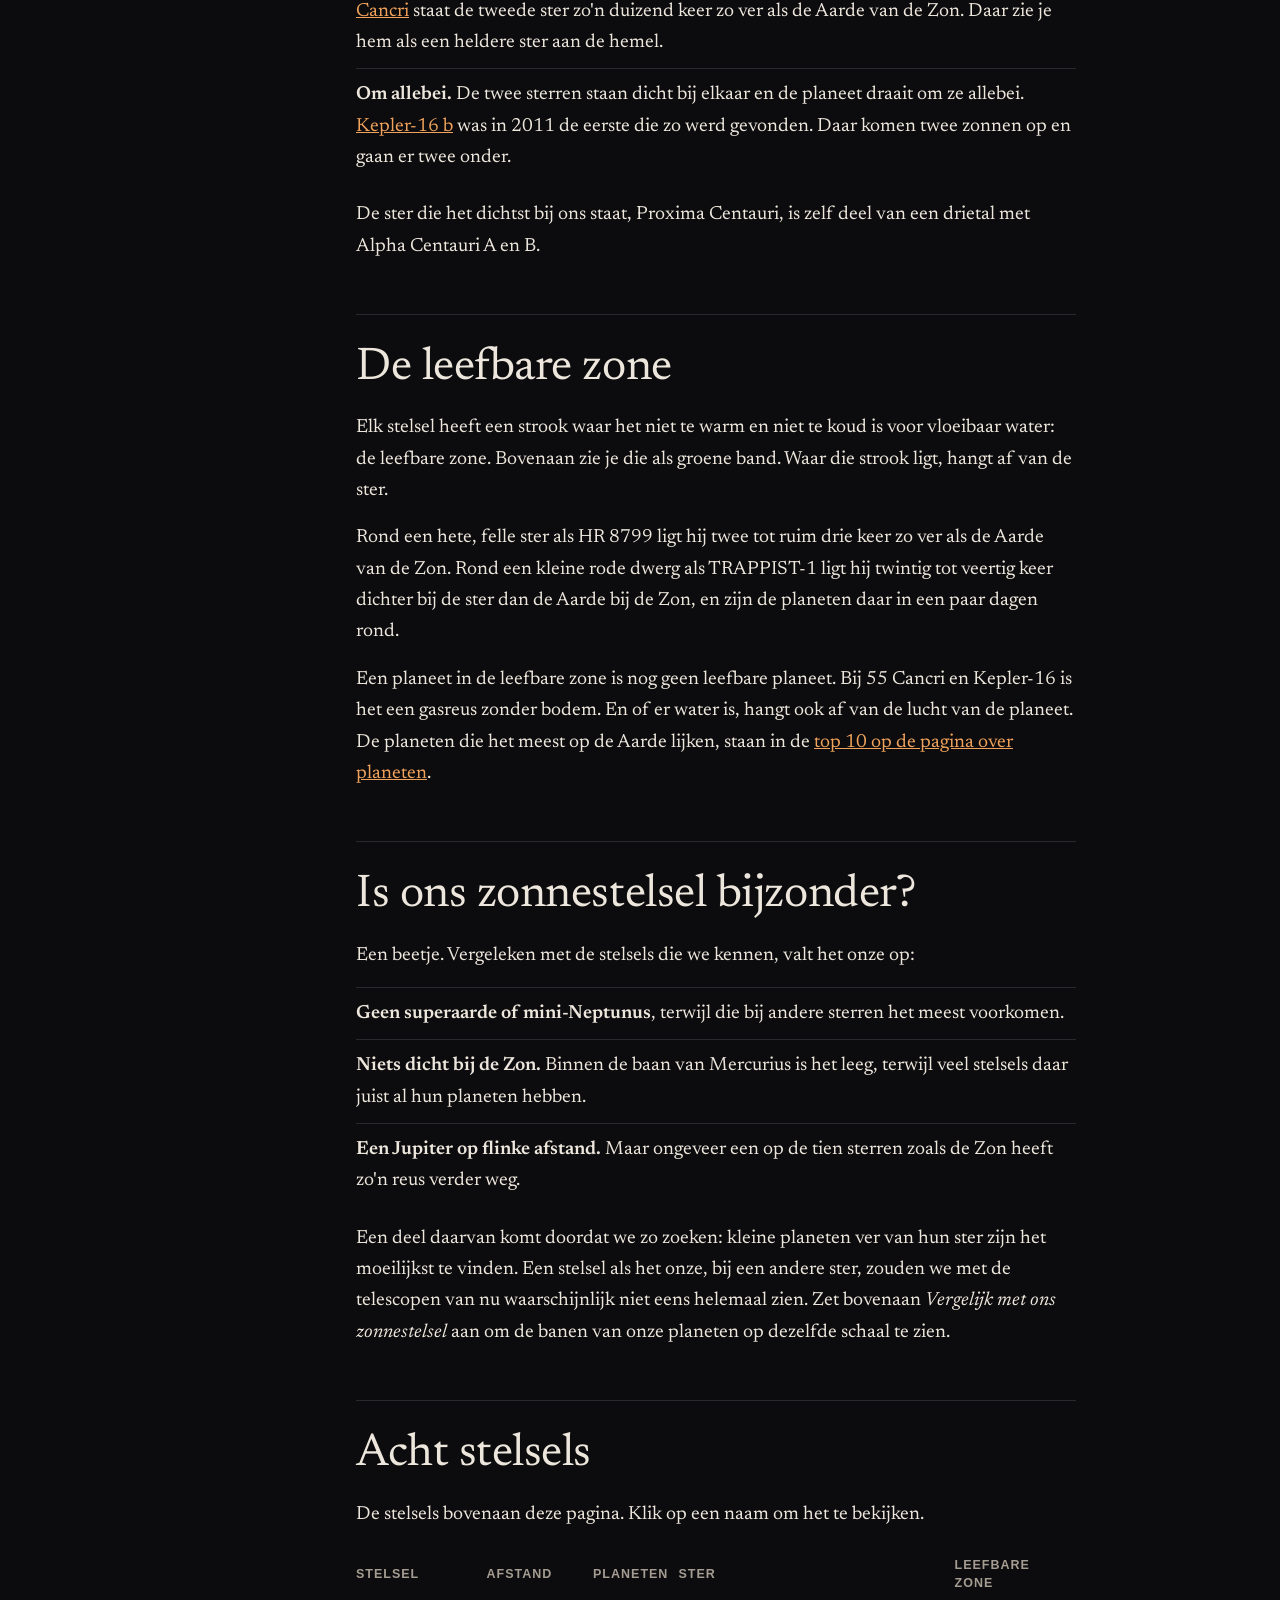
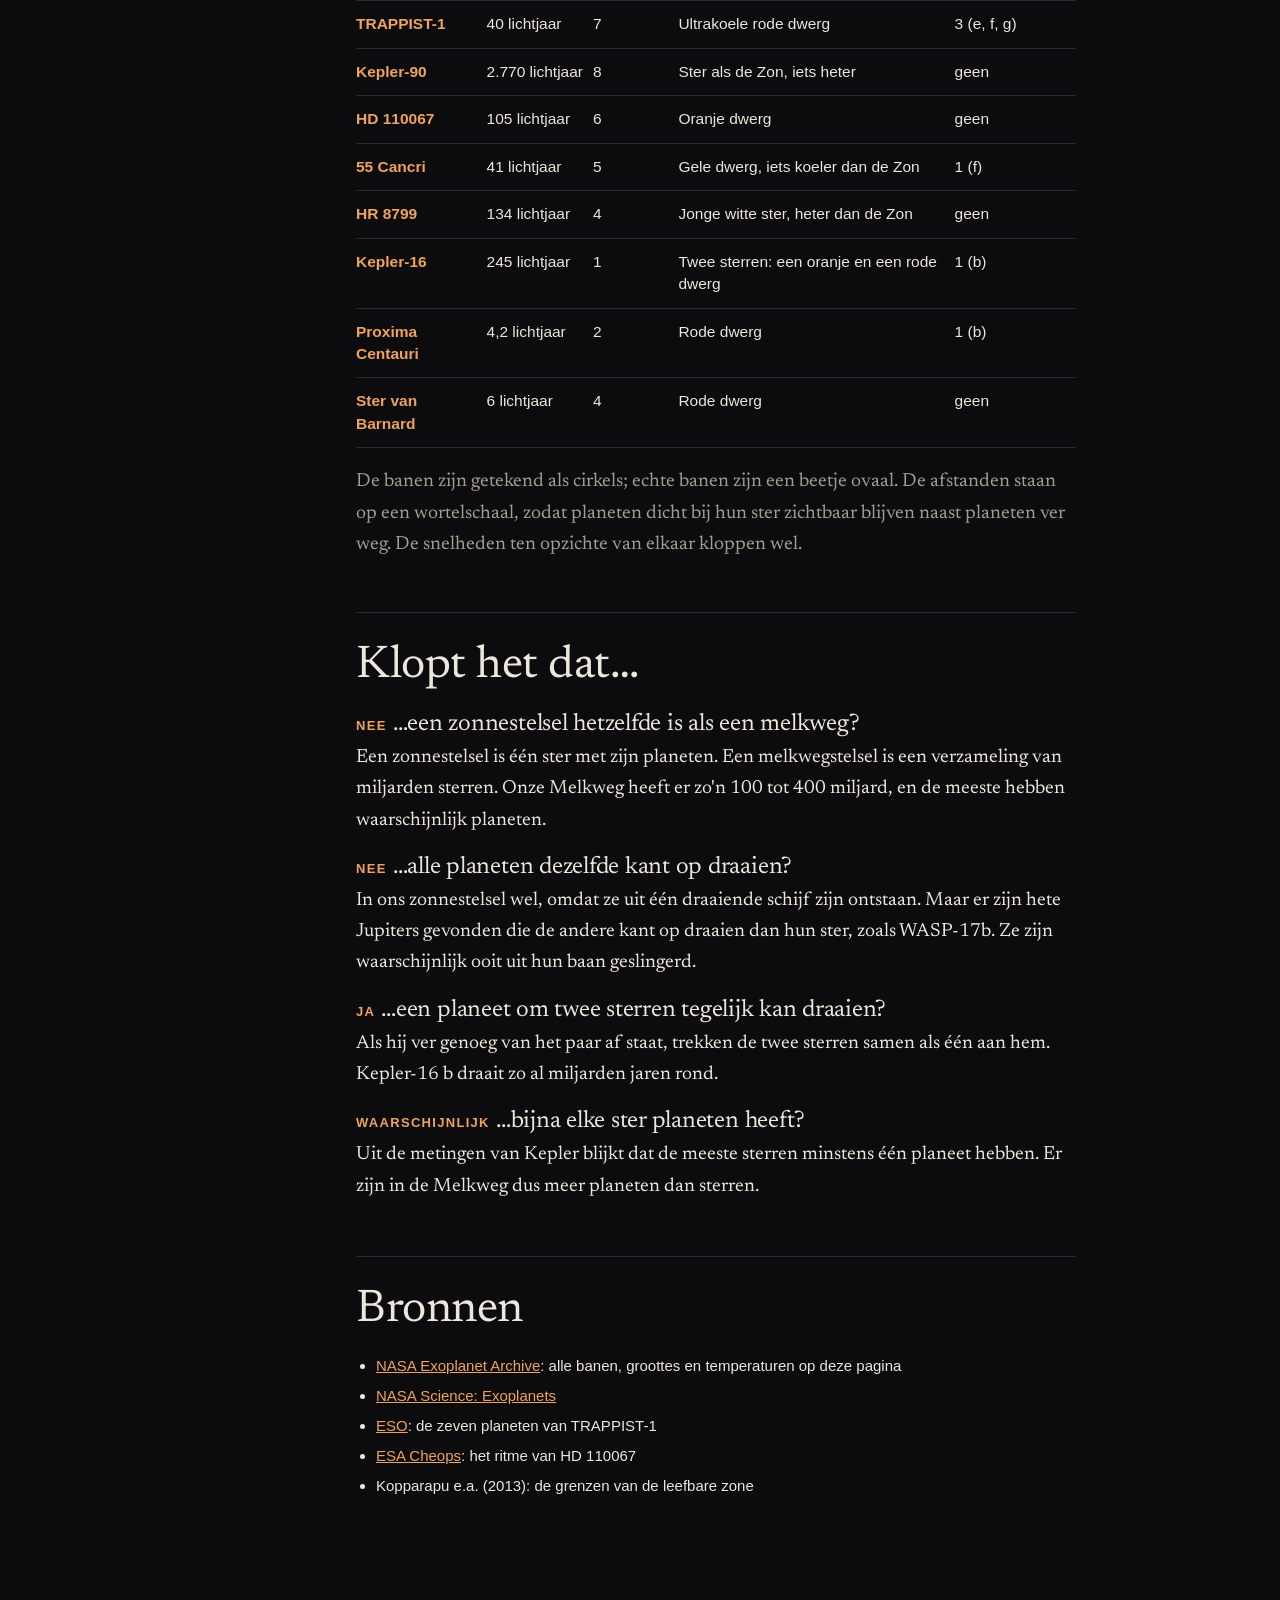
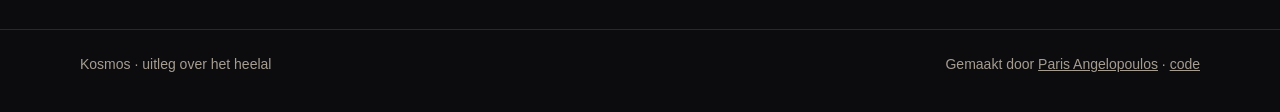
<file: zonnestelsels/index.html>
<!DOCTYPE html>
<html lang="nl">
<head>
    <meta charset="UTF-8">
    <meta name="viewport" content="width=device-width, initial-scale=1.0">
    <title>Zonnestelsels · Kosmos</title>
    <meta name="description" content="Planetenstelsels bij andere sterren: zeven planeten rond een rode dwerg, een planeet met twee zonnen, zes planeten in een volmaakt ritme. Met de banen bewegend in beeld.">
    <meta name="theme-color" content="#0c0b0d">
    <link rel="preload" href="../fonts/newsreader-latin-400-normal.woff2" as="font" type="font/woff2" crossorigin>
    <link rel="stylesheet" href="../css/style.css">
</head>
<body data-root="../" data-onderwerp="zonnestelsels">
    <header class="kop">
        <div class="wrap">
            <a class="merk" href="../">Kosmos<span>.</span></a>
            <nav id="onderwerpen" aria-label="Onderwerpen"><a href="../zwarte-gaten/">Zwarte gaten</a> <a href="../planeten/">Planeten</a> <a href="./" aria-current="page">Zonnestelsels</a></nav>
        </div>
    </header>

    <section class="planeet-held stelsel-held" aria-label="Kies een planetenstelsel">
        <div class="planeet-doek"><canvas id="stelsel" aria-label="Het gekozen stelsel van schuin boven: de ster in het midden en de planeten op hun banen"></canvas></div>
        <div class="wrap planeet-tekst">
            <p class="kicker">Onderwerp 3</p>
            <h1>Zonnestelsels</h1>
            <p class="lead held-lead">Andere sterren, andere stelsels. Kies er een en kijk hoe de planeten rondgaan, op hun echte snelheid ten opzichte van elkaar.</p>
            <div class="kiezer" id="kiezer" role="group" aria-label="Kies een stelsel"></div>
            <div class="schakels">
                <button type="button" class="schakel" data-doe="vergelijk" aria-pressed="false">Vergelijk met ons zonnestelsel</button>
                <button type="button" class="schakel" data-doe="ritme" aria-pressed="false">Laat het ritme horen</button>
                <button type="button" class="schakel" data-doe="pauze" aria-pressed="false">Pauze</button>
            </div>
            <p class="legenda"><span id="tijd"></span> · <span class="zone-stip"></span> leefbare zone · afstanden op een wortelschaal</p>
            <div class="feiten" id="feiten" aria-live="polite"></div>
        </div>
    </section>

    <div class="wrap pagina">
        <aside class="inhoud" aria-label="Inhoud">
            <p>Inhoud</p>
            <ol>
                <li><a href="#wat">Wat is een zonnestelsel?</a></li>
                <li><a href="#anders">Hoe anders kan het?</a></li>
                <li><a href="#ritme">Planeten in de maat</a></li>
                <li><a href="#sterren">Twee of drie zonnen</a></li>
                <li><a href="#zone">De leefbare zone</a></li>
                <li><a href="#ons">Is ons stelsel bijzonder?</a></li>
                <li><a href="#stelsels-kop">Acht stelsels</a></li>
                <li><a href="#mythes">Klopt het dat…</a></li>
                <li><a href="#bronnen">Bronnen</a></li>
            </ol>
        </aside>

        <article>
            <section id="wat">
                <h2>Wat is een zonnestelsel?</h2>
                <p class="inleiding">Een zonnestelsel is een ster met alles wat eromheen draait: planeten, manen, dwergplaneten, planetoïden en kometen. Alles is samen ontstaan uit één wolk van gas en stof, en wordt bij elkaar gehouden door de zwaartekracht van de ster.</p>
                <p>Strikt genomen is er maar één <i>zonnestelsel</i>: dat van onze Zon. Bij andere sterren spreken sterrenkundigen van een <b>planetenstelsel</b>. In gewone taal worden ze allebei zonnestelsel genoemd, en dat doen we hier ook.</p>
                <p>Van ruim 1.000 sterren weten we inmiddels dat er meer dan één planeet omheen draait (NASA, november 2026). Dat zijn alleen de stelsels die we kunnen zien: bij de meeste sterren is waarschijnlijk nog lang niet alles gevonden.</p>
                <div class="kader"><strong>Ons eigen zonnestelsel</strong>De Zon en haar acht planeten bekijk je in 3D, met alle cijfers, in mijn project <a href="https://parisangelopoulos.com/zonnestelsel/">Zonnestelsel →</a> Deze pagina gaat over de stelsels bij andere sterren.</div>
            </section>

            <section id="anders">
                <h2>Hoe anders kan een stelsel zijn?</h2>
                <p>Lang dachten sterrenkundigen dat andere stelsels op het onze zouden lijken: kleine rotsplaneten dicht bij de ster, grote gasreuzen ver weg, en veel ruimte ertussen. Dat bleek niet zo te zijn.</p>
                <ul class="uitleg-lijst">
                    <li><b>Propvol.</b> Veel stelsels hebben al hun planeten dichter bij hun ster dan Mercurius bij de Zon. Bij <a href="#trappist">TRAPPIST-1</a> passen zeven planeten in een gebied dat zes keer kleiner is dan de baan van Mercurius.</li>
                    <li><b>Reuzen op de verkeerde plek.</b> Hete Jupiters draaien in een paar dagen rond hun ster. Ze zijn verder weg ontstaan en daarna naar binnen geschoven, waarbij ze alles op hun pad wegduwden.</li>
                    <li><b>Reuzen heel ver weg.</b> Bij <a href="#hr8799">HR 8799</a> draaien vier reuzen tot ruim twee keer zo ver als Neptunus van de Zon.</li>
                    <li><b>Als erwten in een peul.</b> Planeten in hetzelfde stelsel lijken vaak op elkaar: ongeveer even groot en op regelmatige afstanden. Kijk maar naar <a href="#hd110067">HD 110067</a>. In ons zonnestelsel zijn de verschillen juist groot.</li>
                </ul>
            </section>

            <section id="ritme">
                <h2>Planeten in de maat</h2>
                <p>Soms draaien planeten in een vast ritme. Als een planeet precies drie rondjes maakt terwijl zijn buurman er twee maakt, heet dat een <b>baanresonantie</b> van 3 op 2. Doordat ze elkaar steeds op dezelfde plekken tegenkomen, trekken ze elkaar telkens een beetje bij in de maat.</p>
                <p>HD 110067 heeft zes planeten in zo'n ketting: 3 op 2, 3 op 2, 3 op 2, 4 op 3 en 4 op 3. Ook de zeven planeten van TRAPPIST-1 lopen in de maat. Zo'n ketting is breekbaar: één botsing of een langskomende ster en het ritme is weg. Een stelsel dat nog in de maat loopt, is dus sinds zijn ontstaan ongestoord gebleven. Dat vertelt sterrenkundigen hoe stelsels ontstaan.</p>
                <div class="kader"><strong>Luister zelf</strong>Kies bovenaan <a href="#hd110067">HD 110067</a> en zet <i>Laat het ritme horen</i> aan. Elke keer dat een planeet de lijn rechts van de ster passeert, klinkt een toon. De binnenste planeten zijn het hoogst.</div>
            </section>

            <section id="sterren">
                <h2>Twee of drie zonnen</h2>
                <p>De Zon staat alleen, maar veel sterren niet. Ongeveer de helft van de sterren zoals de Zon heeft een of meer begeleiders: sterren die om elkaar heen draaien. Van ruim 400 van de stelsels met planeten weten we dat er meer dan één ster in staat.</p>
                <ul class="uitleg-lijst">
                    <li><b>Om één van de twee.</b> De planeten draaien om één ster, en de tweede staat ver weg. Bij <a href="#cancri">55 Cancri</a> staat de tweede ster zo'n duizend keer zo ver als de Aarde van de Zon. Daar zie je hem als een heldere ster aan de hemel.</li>
                    <li><b>Om allebei.</b> De twee sterren staan dicht bij elkaar en de planeet draait om ze allebei. <a href="#kepler16">Kepler-16 b</a> was in 2011 de eerste die zo werd gevonden. Daar komen twee zonnen op en gaan er twee onder.</li>
                </ul>
                <p>De ster die het dichtst bij ons staat, Proxima Centauri, is zelf deel van een drietal met Alpha Centauri A en B.</p>
            </section>

            <section id="zone">
                <h2>De leefbare zone</h2>
                <p>Elk stelsel heeft een strook waar het niet te warm en niet te koud is voor vloeibaar water: de leefbare zone. Bovenaan zie je die als groene band. Waar die strook ligt, hangt af van de ster.</p>
                <p>Rond een hete, felle ster als HR 8799 ligt hij twee tot ruim drie keer zo ver als de Aarde van de Zon. Rond een kleine rode dwerg als TRAPPIST-1 ligt hij twintig tot veertig keer dichter bij de ster dan de Aarde bij de Zon, en zijn de planeten daar in een paar dagen rond.</p>
                <p>Een planeet in de leefbare zone is nog geen leefbare planeet. Bij 55 Cancri en Kepler-16 is het een gasreus zonder bodem. En of er water is, hangt ook af van de lucht van de planeet. De planeten die het meest op de Aarde lijken, staan in de <a href="../planeten/#vervangers">top 10 op de pagina over planeten</a>.</p>
            </section>

            <section id="ons">
                <h2>Is ons zonnestelsel bijzonder?</h2>
                <p>Een beetje. Vergeleken met de stelsels die we kennen, valt het onze op:</p>
                <ul class="uitleg-lijst">
                    <li><b>Geen superaarde of mini-Neptunus</b>, terwijl die bij andere sterren het meest voorkomen.</li>
                    <li><b>Niets dicht bij de Zon.</b> Binnen de baan van Mercurius is het leeg, terwijl veel stelsels daar juist al hun planeten hebben.</li>
                    <li><b>Een Jupiter op flinke afstand.</b> Maar ongeveer een op de tien sterren zoals de Zon heeft zo'n reus verder weg.</li>
                </ul>
                <p>Een deel daarvan komt doordat we zo zoeken: kleine planeten ver van hun ster zijn het moeilijkst te vinden. Een stelsel als het onze, bij een andere ster, zouden we met de telescopen van nu waarschijnlijk niet eens helemaal zien. Zet bovenaan <i>Vergelijk met ons zonnestelsel</i> aan om de banen van onze planeten op dezelfde schaal te zien.</p>
            </section>

            <section id="stelsels-kop">
                <h2>Acht stelsels</h2>
                <p>De stelsels bovenaan deze pagina. Klik op een naam om het te bekijken.</p>
                <table class="tabel" id="stelsels"></table>
                <p class="muted">De banen zijn getekend als cirkels; echte banen zijn een beetje ovaal. De afstanden staan op een wortelschaal, zodat planeten dicht bij hun ster zichtbaar blijven naast planeten ver weg. De snelheden ten opzichte van elkaar kloppen wel.</p>
            </section>

            <section id="mythes">
                <h2>Klopt het dat…</h2>
                <div class="mythe"><h3><span class="antwoord">Nee</span>…een zonnestelsel hetzelfde is als een melkweg?</h3><p>Een zonnestelsel is één ster met zijn planeten. Een melkwegstelsel is een verzameling van miljarden sterren. Onze Melkweg heeft er zo'n 100 tot 400 miljard, en de meeste hebben waarschijnlijk planeten.</p></div>
                <div class="mythe"><h3><span class="antwoord">Nee</span>…alle planeten dezelfde kant op draaien?</h3><p>In ons zonnestelsel wel, omdat ze uit één draaiende schijf zijn ontstaan. Maar er zijn hete Jupiters gevonden die de andere kant op draaien dan hun ster, zoals WASP-17b. Ze zijn waarschijnlijk ooit uit hun baan geslingerd.</p></div>
                <div class="mythe"><h3><span class="antwoord">Ja</span>…een planeet om twee sterren tegelijk kan draaien?</h3><p>Als hij ver genoeg van het paar af staat, trekken de twee sterren samen als één aan hem. Kepler-16 b draait zo al miljarden jaren rond.</p></div>
                <div class="mythe"><h3><span class="antwoord">Waarschijnlijk</span>…bijna elke ster planeten heeft?</h3><p>Uit de metingen van Kepler blijkt dat de meeste sterren minstens één planeet hebben. Er zijn in de Melkweg dus meer planeten dan sterren.</p></div>
            </section>

            <section id="bronnen">
                <h2>Bronnen</h2>
                <ul class="bronnen">
                    <li><a href="https://exoplanetarchive.ipac.caltech.edu/" target="_blank" rel="noopener">NASA Exoplanet Archive</a>: alle banen, groottes en temperaturen op deze pagina</li>
                    <li><a href="https://science.nasa.gov/exoplanets/" target="_blank" rel="noopener">NASA Science: Exoplanets</a></li>
                    <li><a href="https://www.eso.org/public/news/eso1706/" target="_blank" rel="noopener">ESO</a>: de zeven planeten van TRAPPIST-1</li>
                    <li><a href="https://sci.esa.int/web/cheops" target="_blank" rel="noopener">ESA Cheops</a>: het ritme van HD 110067</li>
                    <li>Kopparapu e.a. (2013): de grenzen van de leefbare zone</li>
                </ul>
            </section>
        </article>
    </div>

    <footer>
        <div class="wrap">
            <span>Kosmos · uitleg over het heelal</span>
            <span>Gemaakt door <a href="https://parisangelopoulos.com">Paris Angelopoulos</a> · <a href="https://github.com/ParisAngelopoulos/kosmos" target="_blank" rel="noopener">code</a></span>
        </div>
    </footer>

    <script src="../js/onderwerpen.js"></script>
    <script src="../js/zonnestelsels-data.js"></script>
    <script src="../js/stelsel.js"></script>
    <script src="../js/zonnestelsels.js"></script>
    <script src="../js/inhoud.js"></script>
</body>
</html>
</file>
<file: css/style.css>
@font-face { font-family: "Newsreader"; src: url("../fonts/newsreader-latin-400-normal.woff2") format("woff2"); font-display: swap; }
@font-face { font-family: "Newsreader"; font-style: italic; src: url("../fonts/newsreader-latin-400-italic.woff2") format("woff2"); font-display: swap; }
@font-face { font-family: "Newsreader"; font-weight: 600; src: url("../fonts/newsreader-latin-600-normal.woff2") format("woff2"); font-display: swap; }

:root {
  --bg: #0c0b0d;
  --vlak: #141317;
  --tekst: #ece6dc;
  --zacht: #a59d92;
  --lijn: #2a272d;
  --gloed: #f0a35c;
  --serif: "Newsreader", Georgia, serif;
  --sans: -apple-system, "Segoe UI", Roboto, Helvetica, Arial, sans-serif;
}

* { box-sizing: border-box; }
html { scroll-behavior: smooth; }
body { margin: 0; background: var(--bg); color: var(--tekst); font: 19px/1.65 var(--serif); -webkit-font-smoothing: antialiased; }
a { color: var(--gloed); }
img, svg { max-width: 100%; display: block; }
h1, h2, h3 { font-weight: 400; line-height: 1.12; letter-spacing: -0.01em; }
.muted { color: var(--zacht); }
.wrap { width: min(1120px, 100% - 40px); margin: 0 auto; }

/* ---------- Top bar ---------- */

.kop { position: absolute; top: 0; left: 0; right: 0; z-index: 5; }
.kop .wrap { display: flex; justify-content: space-between; align-items: center; gap: 16px; padding: 20px 0; flex-wrap: wrap; }
.merk { font: 600 22px var(--serif); color: var(--tekst); text-decoration: none; letter-spacing: 0.01em; }
.merk span { color: var(--gloed); }
#onderwerpen { display: flex; gap: 22px; font: 15px var(--sans); }
#onderwerpen a { color: var(--tekst); text-decoration: none; padding-bottom: 3px; border-bottom: 1px solid transparent; }
#onderwerpen a:hover { border-bottom-color: var(--zacht); }
#onderwerpen a[aria-current="page"] { border-bottom-color: var(--gloed); }
#onderwerpen .binnenkort { color: var(--zacht); cursor: default; }
#onderwerpen .binnenkort::after { content: " · binnenkort"; font-size: 12px; }

/* ---------- The black hole at the top ---------- */

.held { position: relative; height: 100vh; min-height: 560px; overflow: hidden; background: #000; }
#zwart-gat { position: absolute; inset: 0; width: 100%; height: 100%; cursor: grab; touch-action: pan-y; }
#zwart-gat:active { cursor: grabbing; }
.held::after { content: ""; position: absolute; left: 0; right: 0; bottom: 0; height: 40%; background: linear-gradient(transparent, var(--bg)); pointer-events: none; }
.held-tekst { position: absolute; left: 0; right: 0; bottom: 64px; z-index: 2; pointer-events: none; text-shadow: 0 2px 24px rgba(0, 0, 0, 0.85); }
.held-tekst .wrap > * { pointer-events: auto; }
.kicker { font: 600 13px var(--sans); letter-spacing: 0.14em; text-transform: uppercase; color: var(--gloed); margin: 0 0 10px; }
.held h1 { font-size: clamp(56px, 9vw, 120px); margin: 0 0 14px; }
.held .lead { font-size: clamp(19px, 2vw, 23px); max-width: 32em; margin: 0 0 22px; }
.verder { font: 600 15px var(--sans); color: var(--tekst); text-decoration: none; border-bottom: 1px solid var(--gloed); padding-bottom: 2px; }
.bijschrift { position: absolute; right: 20px; bottom: 20px; z-index: 2; font: 12.5px var(--sans); color: var(--zacht); text-align: right; max-width: 24em; }
.geen-webgl .held { background: radial-gradient(circle at 60% 45%, #000 0 9%, #f0a35c 10%, #6b2a0c 18%, #000 32%); }
.geen-webgl .bijschrift::before { content: "Je browser kan de simulatie niet tonen. "; }

/* ---------- Article with a table of contents ---------- */

.pagina { display: grid; grid-template-columns: 220px minmax(0, 1fr); gap: 56px; padding: 40px 0 80px; }
.inhoud { position: sticky; top: 24px; align-self: start; font: 14.5px/1.5 var(--sans); }
.inhoud p { font-weight: 600; color: var(--zacht); text-transform: uppercase; letter-spacing: 0.1em; font-size: 12px; margin: 0 0 10px; }
.inhoud ol { list-style: none; margin: 0; padding: 0; border-left: 1px solid var(--lijn); }
.inhoud a { display: block; padding: 5px 0 5px 14px; margin-left: -1px; color: var(--zacht); text-decoration: none; border-left: 2px solid transparent; }
.inhoud a:hover { color: var(--tekst); }
.inhoud a.nu { color: var(--tekst); border-left-color: var(--gloed); }

article { max-width: 720px; }
article section { padding: 28px 0 36px; border-top: 1px solid var(--lijn); scroll-margin-top: 16px; }
article section:first-child { border-top: 0; padding-top: 0; }
article h2 { font-size: clamp(34px, 4vw, 46px); margin: 0 0 18px; }
article h3 { font-size: 24px; margin: 26px 0 6px; }
article p { margin: 0 0 16px; }
.inleiding { font-size: 23px; line-height: 1.5; }
.kader { margin: 22px 0; padding: 18px 22px; background: var(--vlak); border-left: 3px solid var(--gloed); font-size: 17.5px; }
.kader strong { font-family: var(--sans); font-size: 13px; letter-spacing: 0.1em; text-transform: uppercase; color: var(--gloed); display: block; margin-bottom: 4px; }

/* Types of black holes */
.soorten { display: grid; grid-template-columns: 1fr 1fr; gap: 14px; margin: 20px 0; }
.soort { background: var(--vlak); border: 1px solid var(--lijn); padding: 18px 20px; }
.soort h3 { margin: 0 0 4px; font-size: 22px; }
.soort .massa { font: 600 13.5px var(--sans); color: var(--gloed); margin: 0 0 8px; }
.soort p:last-child { margin: 0; font-size: 16.5px; }

/* The diagram */
figure { margin: 24px 0; }
figcaption { font: 14px/1.5 var(--sans); color: var(--zacht); margin-top: 8px; }
.bouw text { font: 13px var(--sans); fill: var(--tekst); }
.bouw .lijn { stroke: var(--zacht); stroke-width: 1; }
.uitleg-lijst { margin: 16px 0; padding: 0; list-style: none; }
.uitleg-lijst li { padding: 10px 0; border-top: 1px solid var(--lijn); }
.uitleg-lijst b { font-weight: 600; }

/* Calculator */
.reken { background: var(--vlak); border: 1px solid var(--lijn); padding: 20px 22px; margin: 20px 0; }
.reken .knoppen { display: flex; flex-wrap: wrap; gap: 8px; margin-bottom: 14px; }
.reken button { font: 15px var(--sans); padding: 8px 14px; border: 1px solid var(--lijn); background: transparent; color: var(--tekst); cursor: pointer; }
.reken button:hover { border-color: var(--zacht); }
.reken button[aria-pressed="true"] { background: var(--gloed); border-color: var(--gloed); color: #1a0f05; }
#reken-uitkomst p { margin: 0 0 6px; }
#reken-uitkomst strong { color: var(--gloed); font-weight: 600; }

/* Timeline */
.tijdlijn { list-style: none; margin: 20px 0; padding: 0; }
.tijdlijn li { display: grid; grid-template-columns: 76px 1fr; gap: 16px; padding: 12px 0; border-top: 1px solid var(--lijn); }
.tijdlijn .jaar { font: 600 16px var(--sans); color: var(--gloed); font-variant-numeric: tabular-nums; }
.tijdlijn p { margin: 0; font-size: 17.5px; }

/* Table of known black holes */
.tabel { width: 100%; border-collapse: collapse; font: 15.5px/1.45 var(--sans); margin: 18px 0; }
.tabel th { text-align: left; font-weight: 600; color: var(--zacht); font-size: 12.5px; text-transform: uppercase; letter-spacing: 0.08em; padding: 8px 10px 8px 0; border-bottom: 1px solid var(--lijn); }
.tabel td { padding: 12px 10px 12px 0; border-bottom: 1px solid var(--lijn); vertical-align: top; }
.tabel td:first-child { font-weight: 600; color: var(--tekst); }
.tabel .getal { white-space: nowrap; }

/* Myths */
.mythe { margin: 18px 0; }
.mythe h3 { margin: 0 0 4px; }
.mythe .antwoord { font: 700 13px var(--sans); letter-spacing: 0.1em; text-transform: uppercase; color: var(--gloed); margin-right: 6px; }

.bronnen { font: 15px/1.6 var(--sans); padding-left: 20px; }
.bronnen li { margin-bottom: 6px; }

footer { border-top: 1px solid var(--lijn); padding: 26px 0 40px; font: 14px var(--sans); color: var(--zacht); }
footer .wrap { display: flex; justify-content: space-between; gap: 16px; flex-wrap: wrap; }
footer a { color: var(--zacht); }

/* ---------- Home page ---------- */

.thuis { padding: 140px 0 60px; }
.thuis h1 { font-size: clamp(52px, 8vw, 100px); margin: 0 0 16px; }
.thuis .lead { font-size: clamp(20px, 2.2vw, 25px); max-width: 30em; color: var(--zacht); margin: 0 0 48px; }
.kaarten { display: grid; grid-template-columns: 1.4fr 1fr 1fr; gap: 16px; }
.kaart { position: relative; display: flex; flex-direction: column; justify-content: flex-end; min-height: 320px; padding: 24px; background: var(--vlak); border: 1px solid var(--lijn); color: var(--tekst); text-decoration: none; overflow: hidden; }
.kaart h2 { font-size: 34px; margin: 0 0 6px; position: relative; }
.kaart p { margin: 0; font-size: 17px; color: var(--zacht); position: relative; }
.kaart .status { position: absolute; top: 20px; left: 24px; font: 600 12px var(--sans); letter-spacing: 0.12em; text-transform: uppercase; color: var(--zacht); }
a.kaart .status { color: var(--gloed); }
a.kaart:hover { border-color: var(--zacht); }
.kaart.zwart::before { content: ""; position: absolute; width: 260px; height: 260px; right: -50px; top: -40px; border-radius: 50%; background: radial-gradient(circle, #000 0 30%, #f0a35c 33%, rgba(107, 42, 12, 0.8) 45%, transparent 68%); transition: transform 0.6s; }
a.kaart.zwart:hover::before { transform: scale(1.06) rotate(8deg); }
.kaart.binnenkort { opacity: 0.6; }

/* ---------- Planets: the 3D planet with the chooser ---------- */

.planeet-held { position: relative; min-height: 100vh; display: flex; align-items: center; overflow: hidden;
  background: radial-gradient(ellipse at 70% 45%, #17151c 0%, var(--bg) 60%); }
/* A canvas takes its height from its drawing size; the frame around it gives it the real size */
.planeet-doek { position: absolute; top: 0; bottom: 0; right: 0; width: 62%; }
#planeet { display: block; width: 100%; height: 100%; }
.planeet-tekst { position: relative; z-index: 2; padding: 110px 0 60px; }
.planeet-tekst h1 { font-size: clamp(56px, 8vw, 104px); margin: 0 0 22px; }
.kiezer { display: flex; flex-wrap: wrap; gap: 6px; max-width: 520px; margin-bottom: 26px; }
.kiezer button { font: 14.5px var(--sans); padding: 7px 13px; border: 1px solid var(--lijn); background: rgba(12, 11, 13, 0.6); color: var(--tekst); cursor: pointer; }
.kiezer button:hover { border-color: var(--zacht); }
.kiezer button[aria-pressed="true"] { background: var(--gloed); border-color: var(--gloed); color: #1a0f05; }
.feiten { max-width: 440px; }
.feiten h2 { font-size: 40px; margin: 0 0 8px; }
.feiten p { margin: 0 0 16px; font-size: 18px; }
.feiten dl { display: grid; grid-template-columns: 1fr 1fr; margin: 0; border-top: 1px solid var(--lijn); }
.feiten dl div { padding: 8px 0; border-bottom: 1px solid var(--lijn); }
.feiten dt { font: 12px var(--sans); letter-spacing: 0.08em; text-transform: uppercase; color: var(--zacht); }
.feiten dd { margin: 2px 0 0; font-size: 18px; }

.held-lead { font-size: clamp(18px, 1.8vw, 21px); max-width: 26em; margin: -8px 0 22px; color: var(--zacht); }
.feiten .klein { font: 13.5px/1.5 var(--sans); margin-top: 12px; }
.tabel .link { font: inherit; font-weight: 600; color: var(--gloed); background: none; border: 0; padding: 0; cursor: pointer; text-align: left; }
.tabel tr[data-id] { cursor: pointer; }
.tabel tr[data-id]:hover td { background: var(--vlak); }

/* ---------- Small screens ---------- */

@media (max-width: 900px) {
  .pagina { grid-template-columns: minmax(0, 1fr); gap: 0; }
  .inhoud { display: none; }
  .kaarten { grid-template-columns: 1fr; }
  .kaart { min-height: 200px; }
}
@media (max-width: 640px) {
  body { font-size: 18px; }
  .wrap { width: calc(100% - 32px); }
  #onderwerpen { gap: 14px; font-size: 14px; }
  #onderwerpen .binnenkort { display: none; }
  .held { height: 88vh; }
  .held-tekst { bottom: 70px; }
  .bijschrift { left: 16px; right: 16px; text-align: left; bottom: 14px; }
  .inleiding { font-size: 20px; }
  .soorten { grid-template-columns: 1fr; }
  .planeet-held { display: block; min-height: 0; }
  .planeet-doek { position: relative; width: 100%; height: 52vh; }
  .planeet-tekst { padding: 0 0 40px; margin-top: -20px; }
  .feiten h2 { font-size: 32px; }
  .tabel thead { display: none; }
  .tabel tr { display: block; padding: 10px 0; border-bottom: 1px solid var(--lijn); }
  .tabel td { display: block; border: 0; padding: 2px 0; }
  .tabel td[data-kop]::before { content: attr(data-kop) ": "; color: var(--zacht); }
  .tijdlijn li { grid-template-columns: 60px 1fr; gap: 10px; }
}
@media (prefers-reduced-motion: reduce) { html { scroll-behavior: auto; } }

/* Types of planets, in groups */
.groep-kop { display: flex; align-items: baseline; gap: 12px; margin-top: 34px !important; }
.groep-kop span { font: 600 13px var(--sans); color: var(--gloed); border: 1px solid var(--gloed); border-radius: 50%; width: 26px; height: 26px; display: inline-grid; place-items: center; flex: none; transform: translateY(-3px); }
.soort .voorbeeld { font: 13.5px/1.5 var(--sans); color: var(--zacht); margin: 10px 0 0 !important; }
.soort .voorbeeld a { color: var(--gloed); }
.soort p:nth-last-child(2) { margin-bottom: 0; }

/* Top 10 of a second Earth */
.sorteer { display: flex; flex-wrap: wrap; align-items: center; gap: 8px; font: 14px var(--sans); margin: 18px 0 6px; }
.sorteer span { color: var(--zacht); margin-right: 4px; }
.sorteer button { font: 14.5px var(--sans); padding: 7px 13px; border: 1px solid var(--lijn); background: transparent; color: var(--tekst); cursor: pointer; }
.sorteer button:hover { border-color: var(--zacht); }
.sorteer button[aria-pressed="true"] { background: var(--gloed); border-color: var(--gloed); color: #1a0f05; }
.top { list-style: none; counter-reset: top; margin: 14px 0; padding: 0; }
.top li { counter-increment: top; position: relative; padding: 16px 0 16px 52px; border-top: 1px solid var(--lijn); }
.top li::before { content: counter(top); position: absolute; left: 0; top: 14px; font: 600 26px var(--sans); color: var(--zacht); font-variant-numeric: tabular-nums; }
.top li:first-child::before { color: var(--gloed); }
.top-kop { display: flex; justify-content: space-between; align-items: baseline; gap: 12px; }
.top h3 { margin: 0; font-size: 22px; }
.score { font: 600 16px var(--sans); color: var(--gloed); font-variant-numeric: tabular-nums; }
.balk { height: 4px; background: var(--lijn); margin: 8px 0 10px; }
.balk span { display: block; height: 100%; background: var(--gloed); }
.top p { margin: 0 0 6px; font-size: 17px; }
.top .cijfers { font: 13.5px/1.5 var(--sans); color: var(--zacht); margin: 0; }
@media (max-width: 640px) { .top li { padding-left: 38px; } .top li::before { font-size: 21px; } }

/* ---------- Planetary systems: the moving orbits with the chooser ---------- */

#stelsel { display: block; width: 100%; height: 100%; }
.stelsel-held .planeet-doek { width: 64%; }
.schakels { display: flex; flex-wrap: wrap; gap: 6px; max-width: 520px; margin: -12px 0 12px; }
.schakel { font: 13.5px var(--sans); padding: 6px 11px; border: 1px dashed var(--lijn); background: rgba(12, 11, 13, 0.6); color: var(--zacht); cursor: pointer; }
.schakel:hover { color: var(--tekst); border-color: var(--zacht); }
.schakel[aria-pressed="true"] { border-style: solid; border-color: var(--gloed); color: var(--gloed); }
.legenda { font: 13px/1.5 var(--sans); color: var(--zacht); margin: 0 0 22px; }
.zone-stip { display: inline-block; width: 10px; height: 10px; border-radius: 50%; background: rgba(110, 200, 140, 0.5); vertical-align: -1px; }
@media (max-width: 640px) {
  .stelsel-held .planeet-doek { width: 100%; height: 36vh; }
  .stelsel-held .planeet-tekst { margin-top: 0; }
}
</file>
